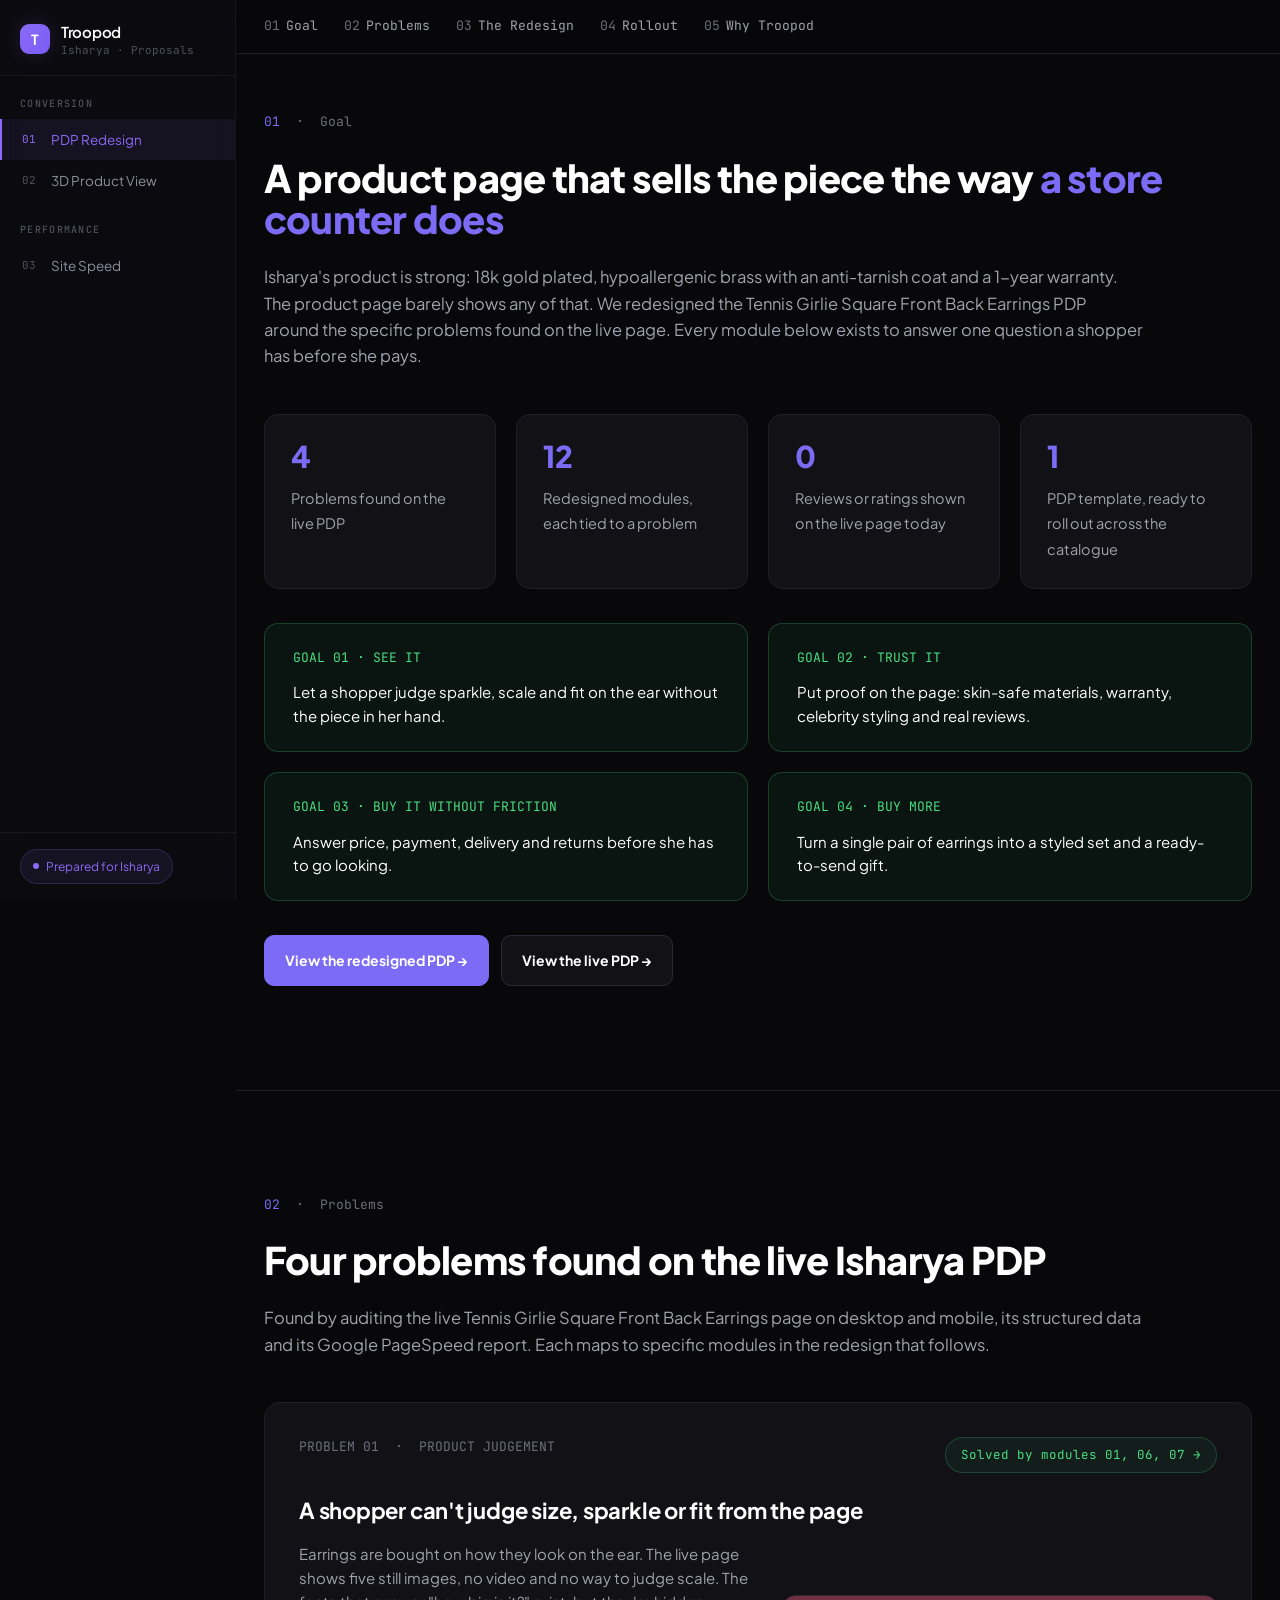
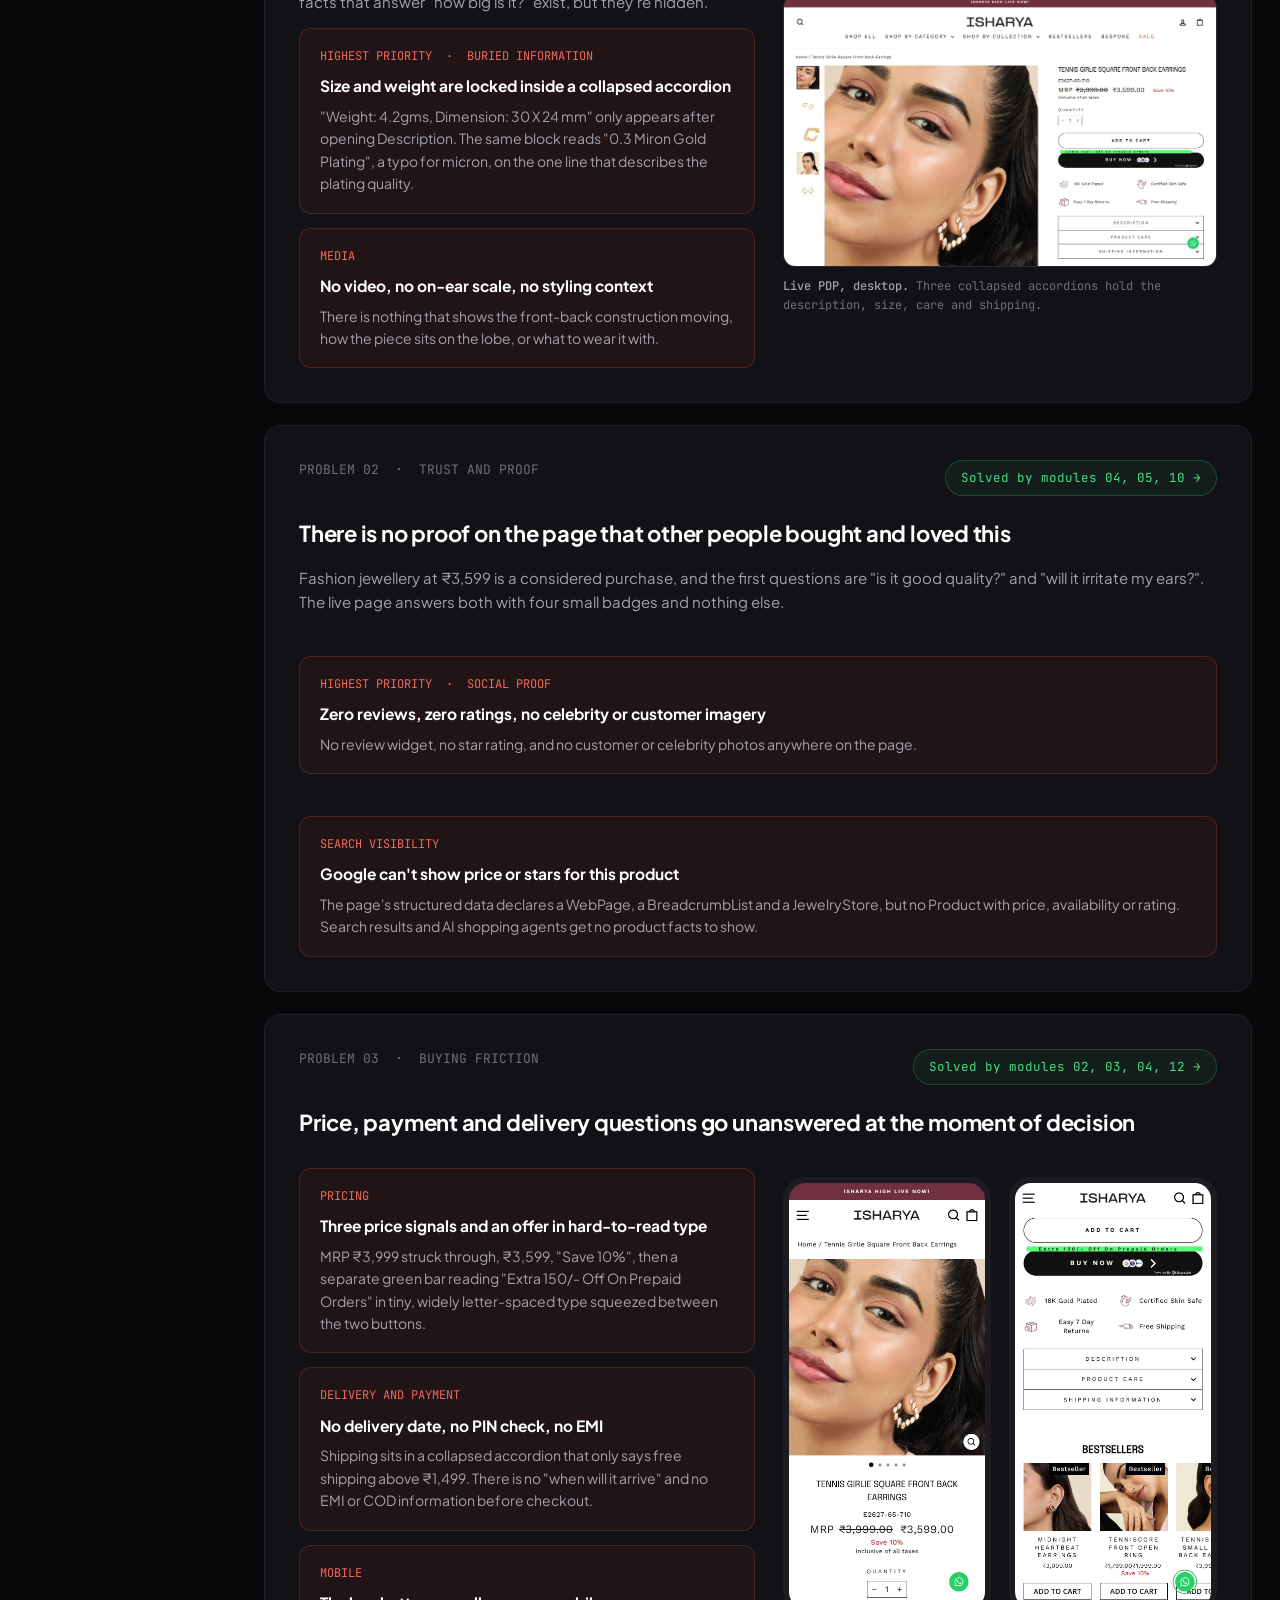
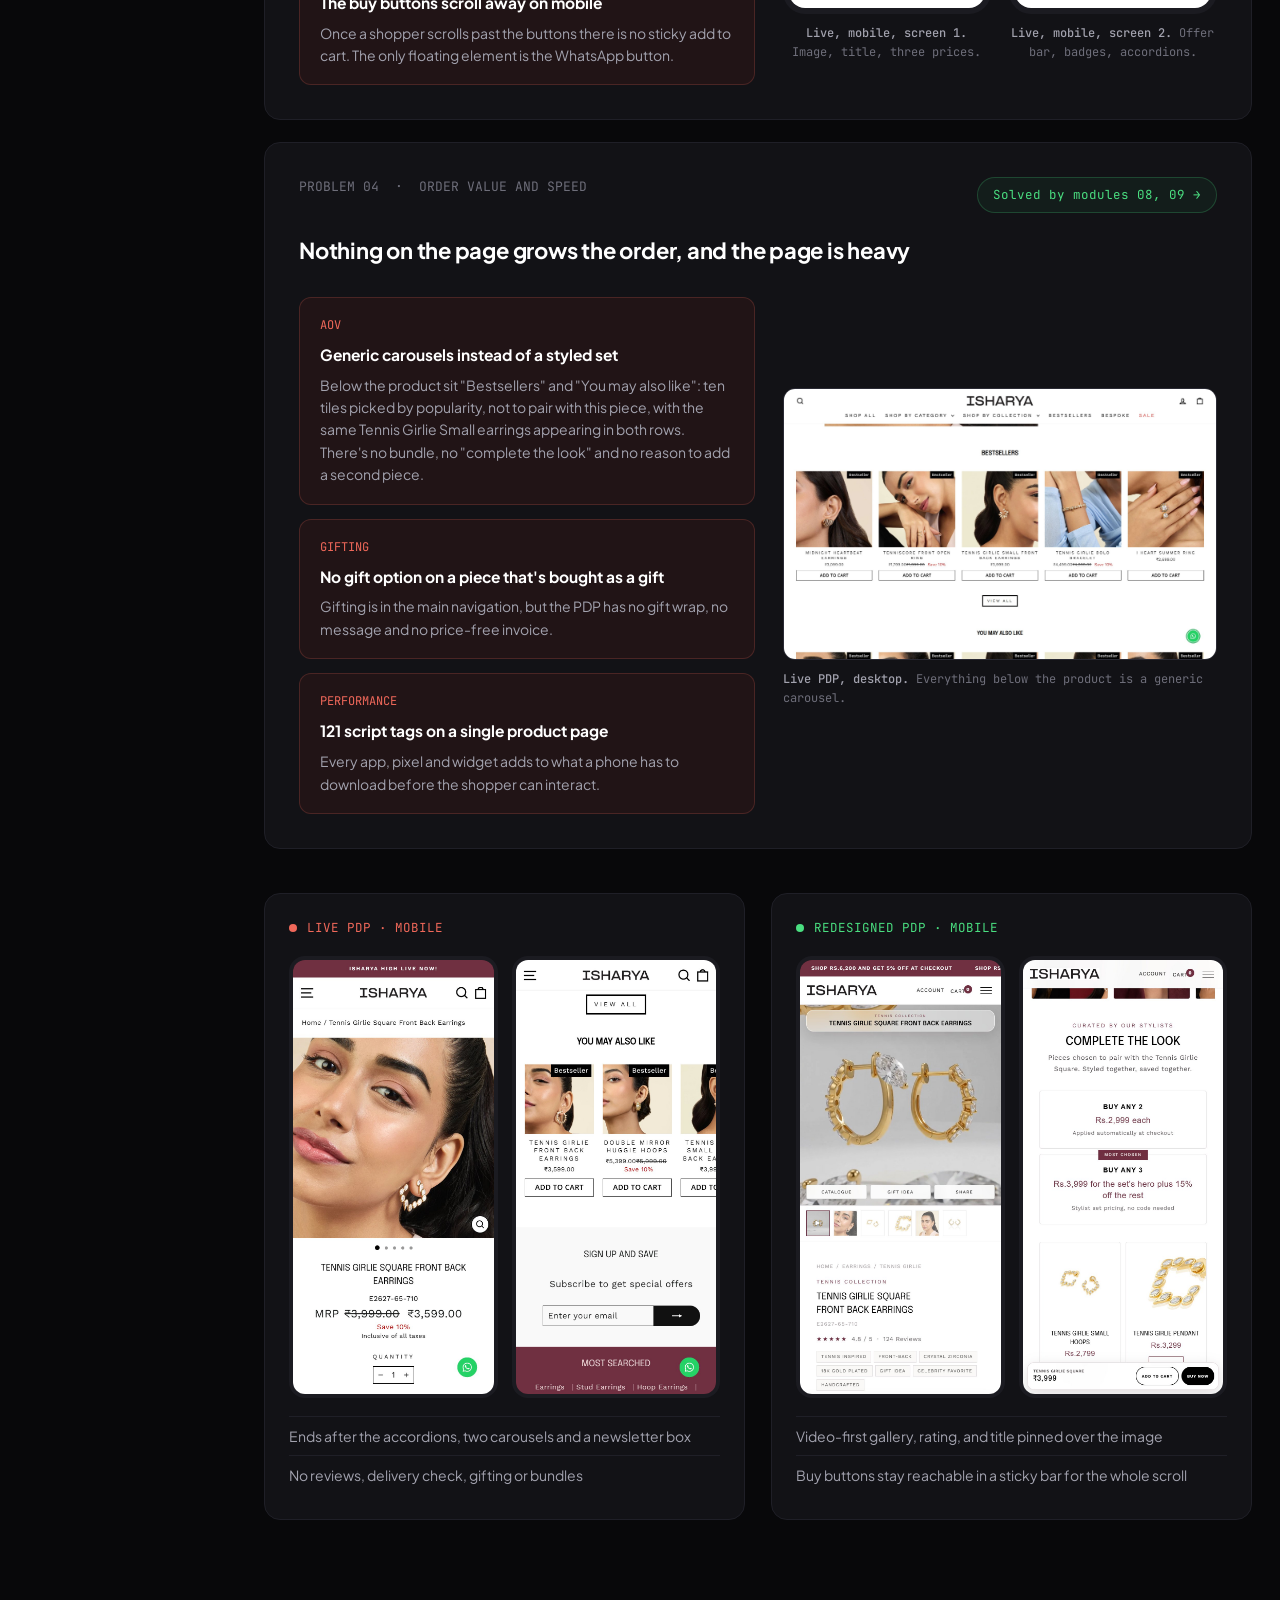
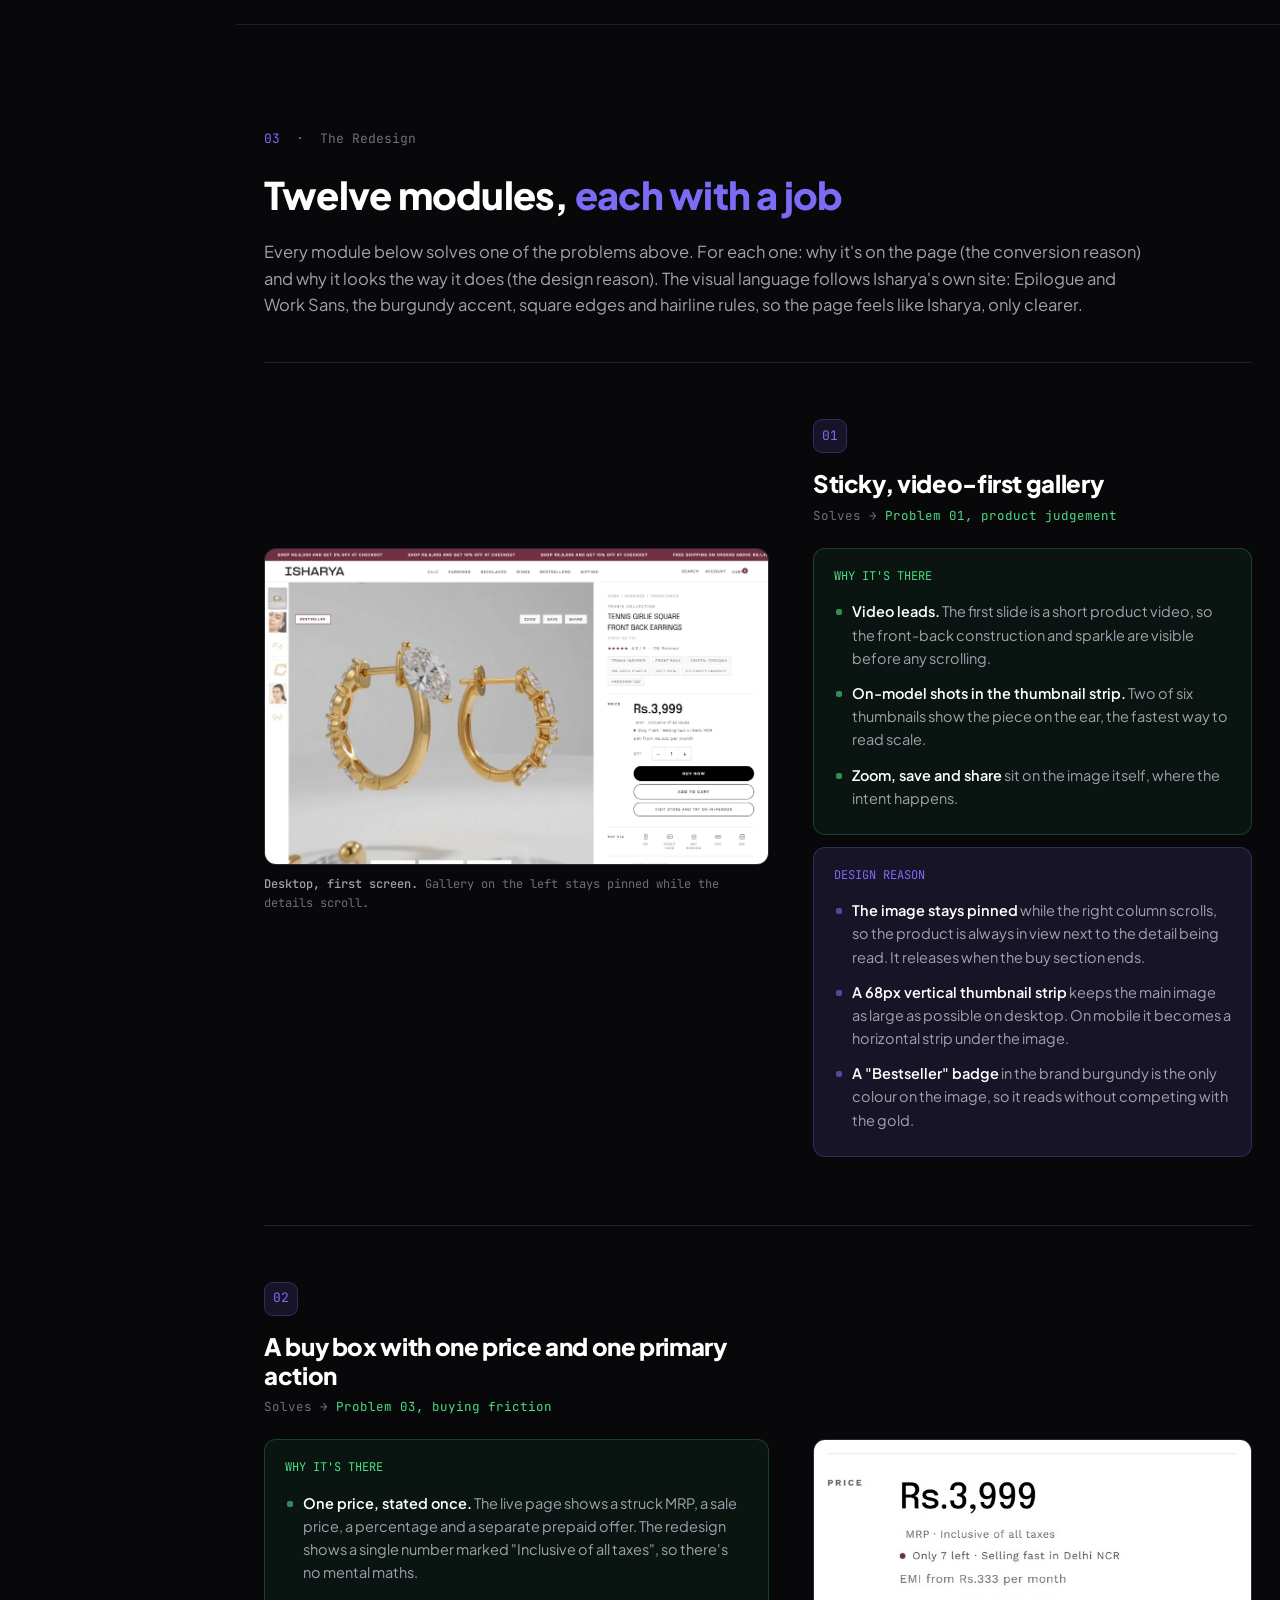
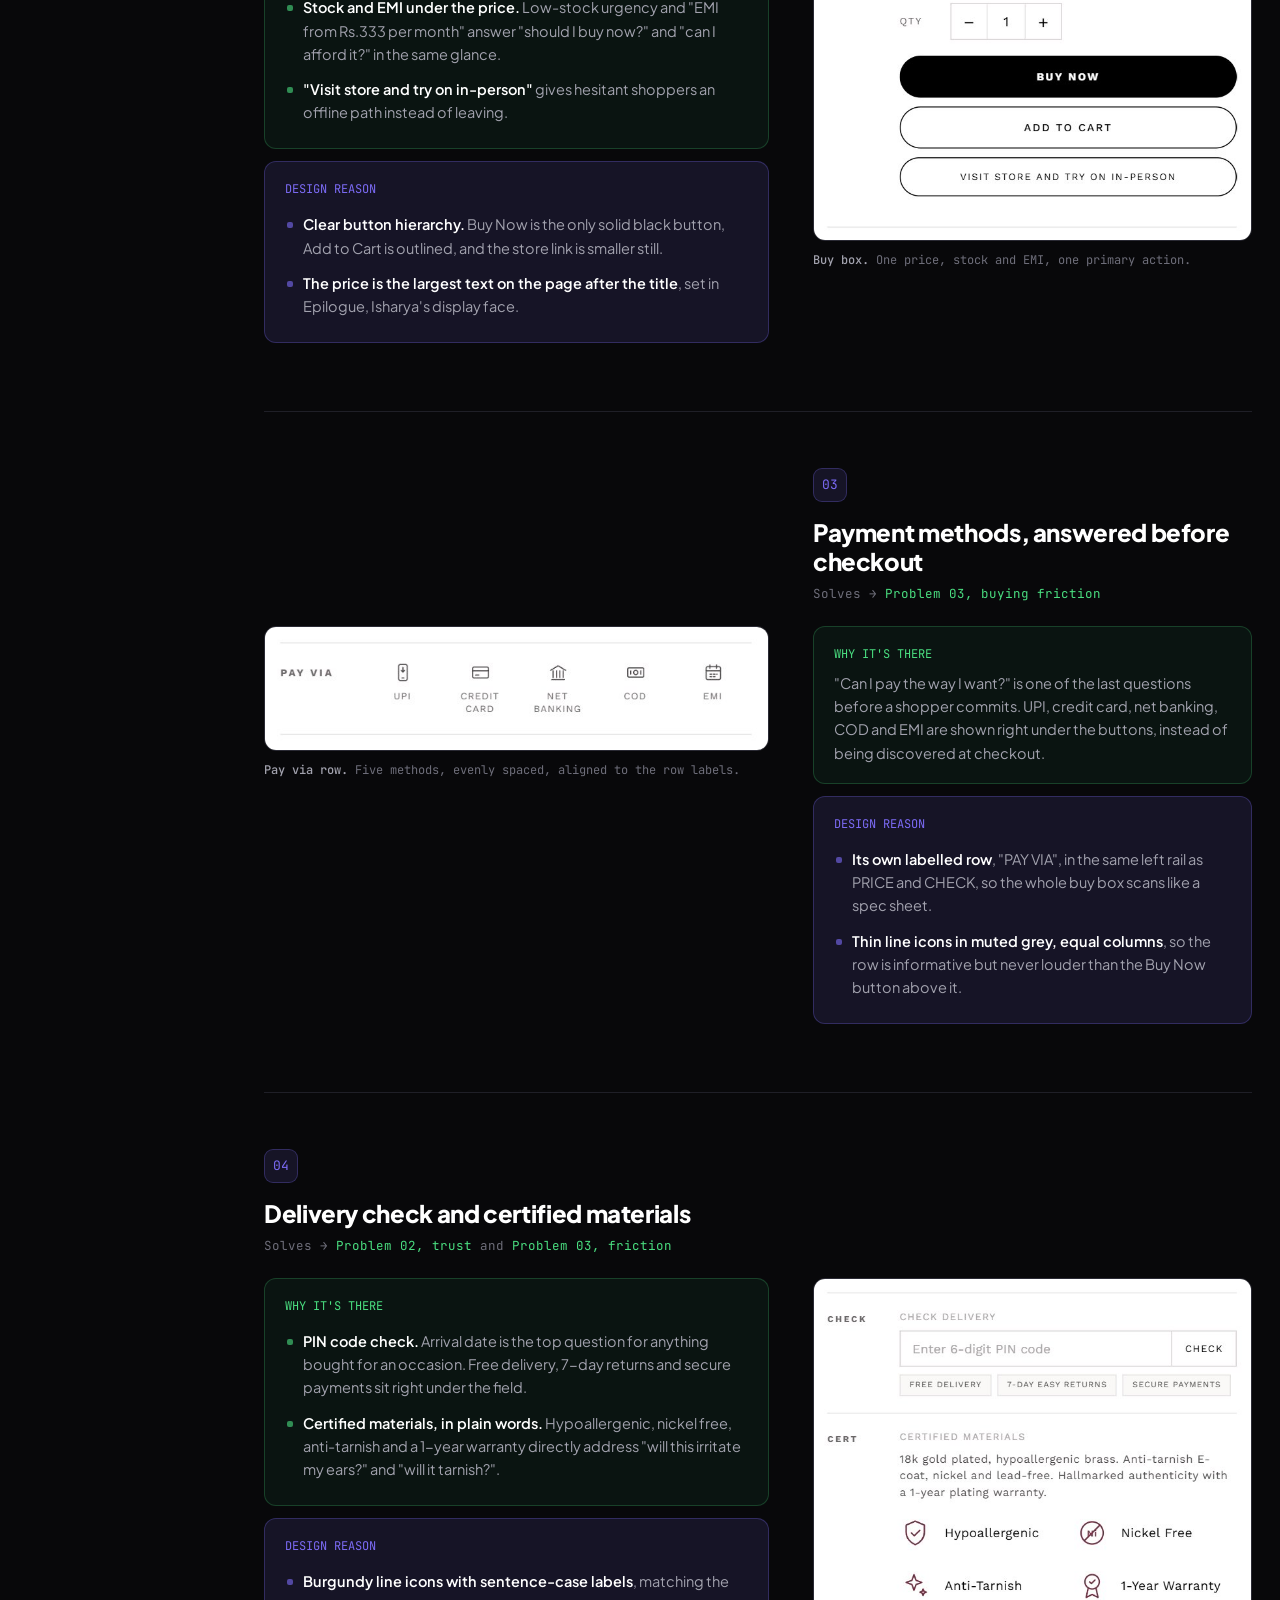
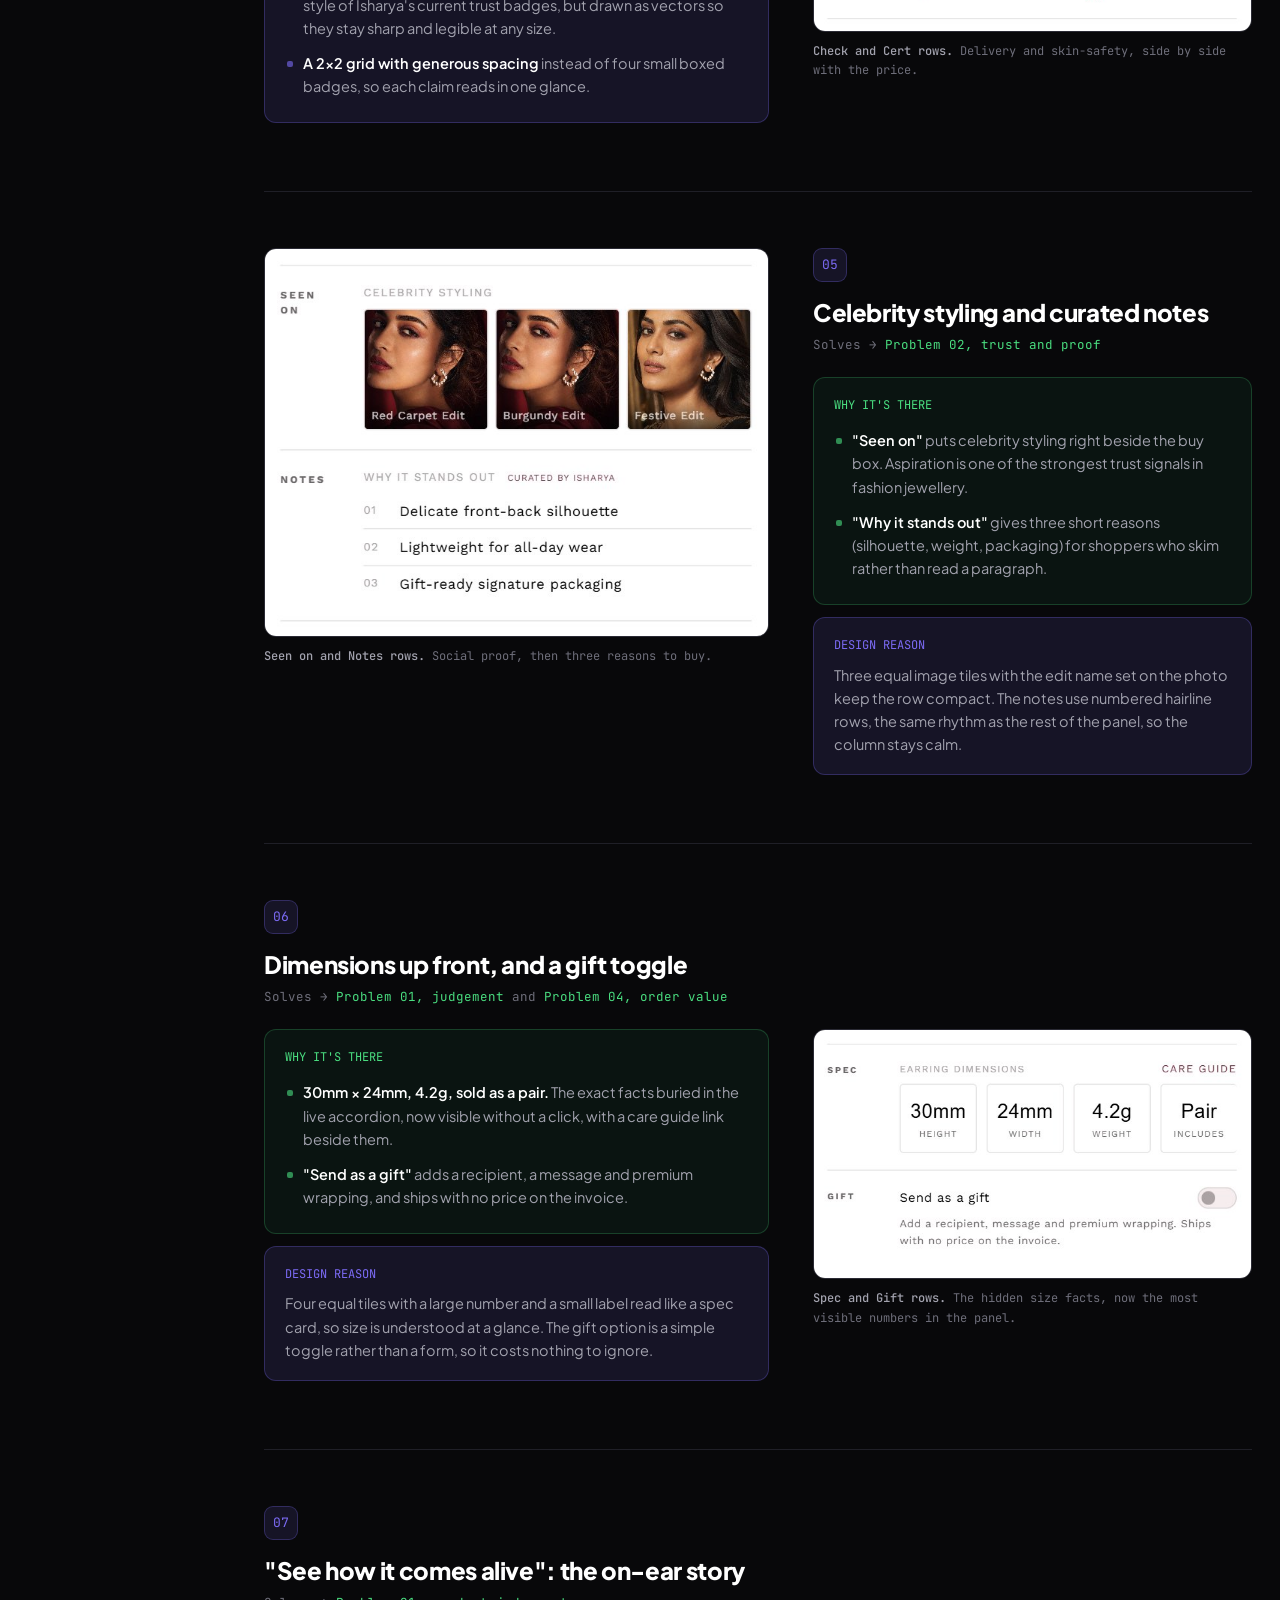
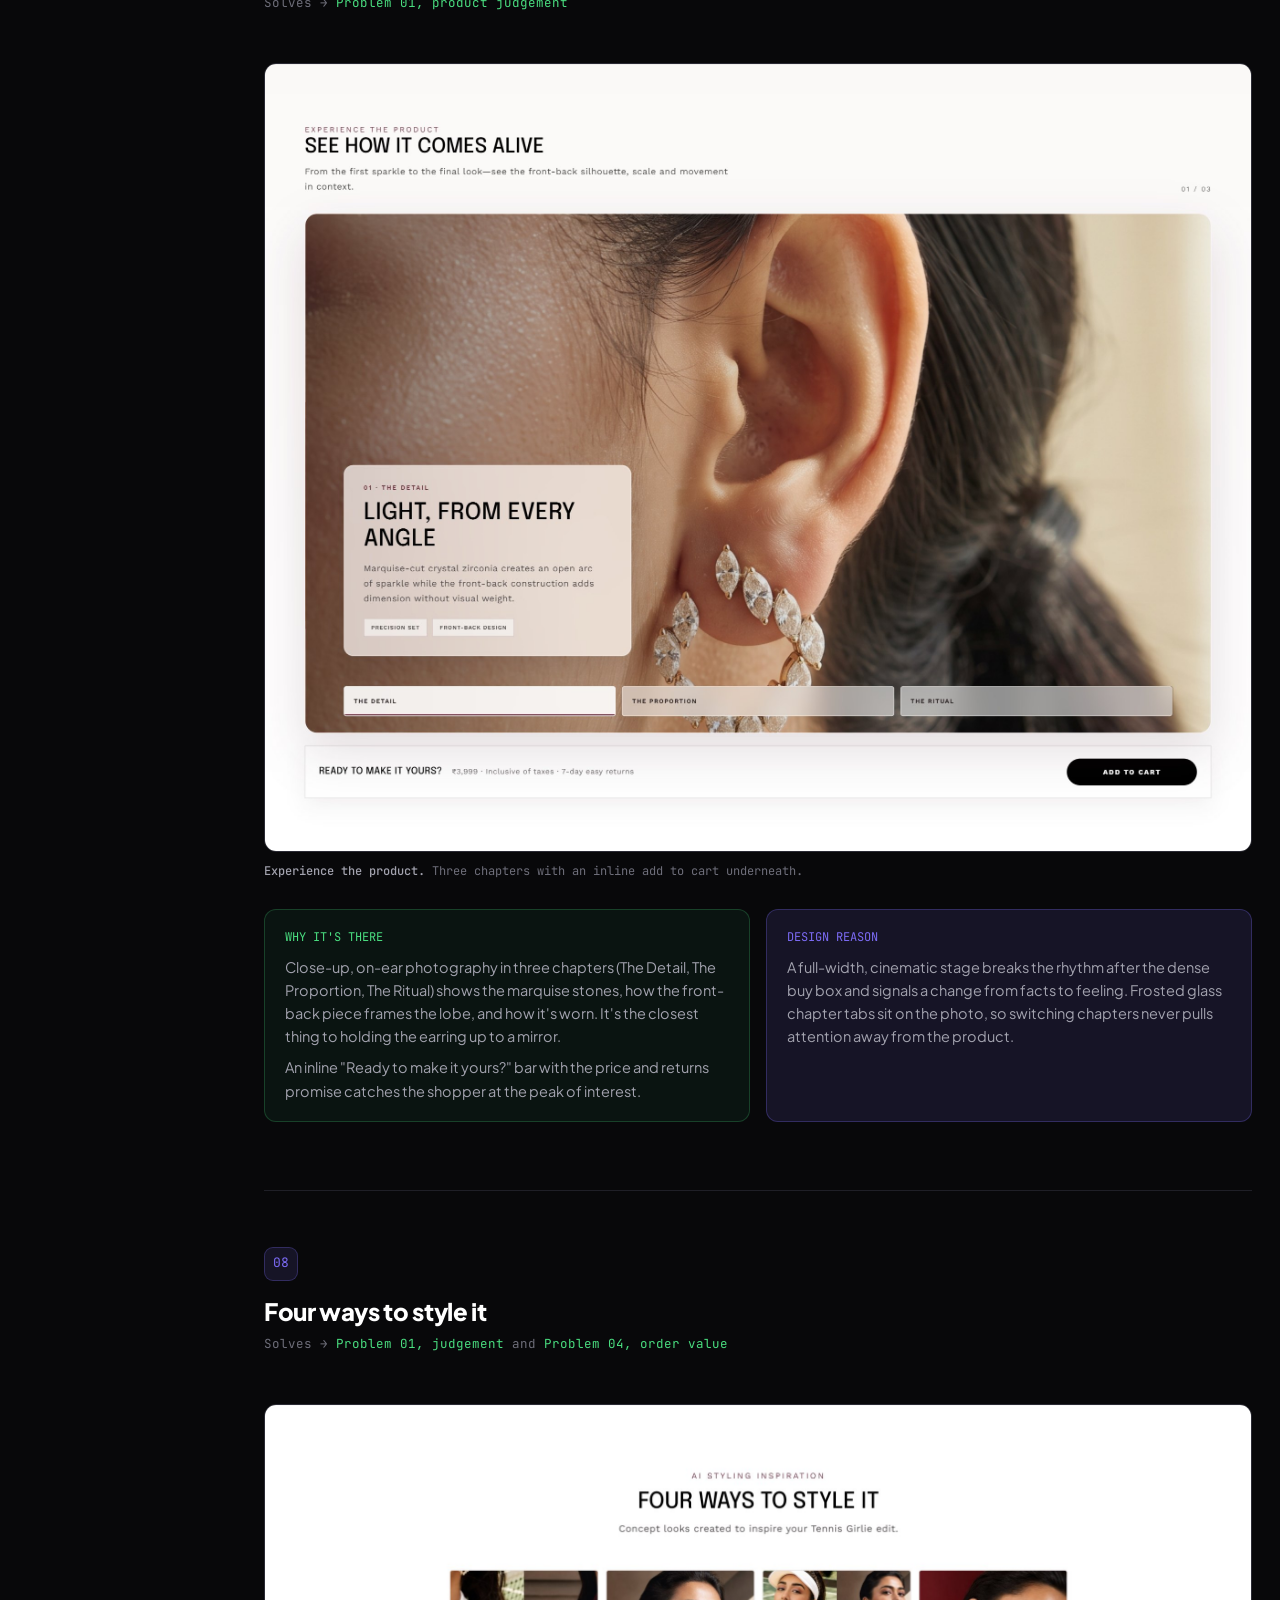
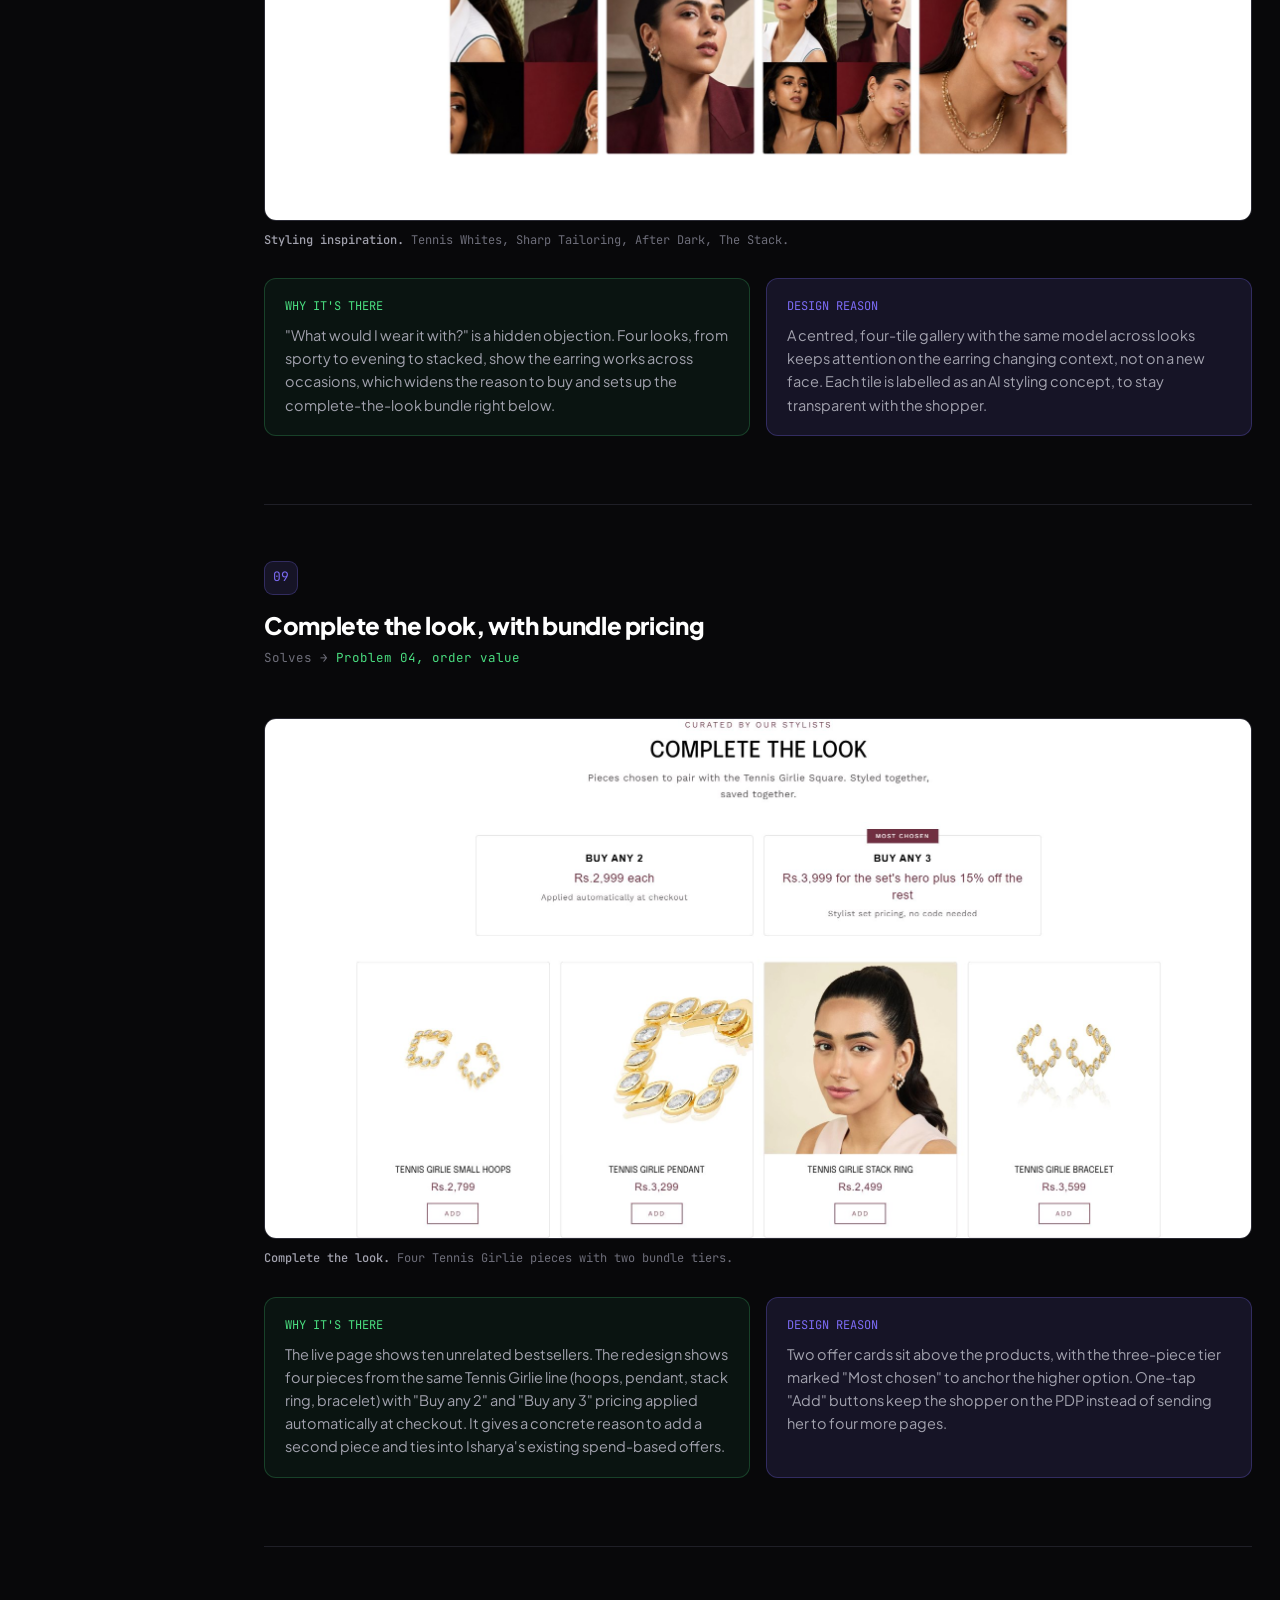
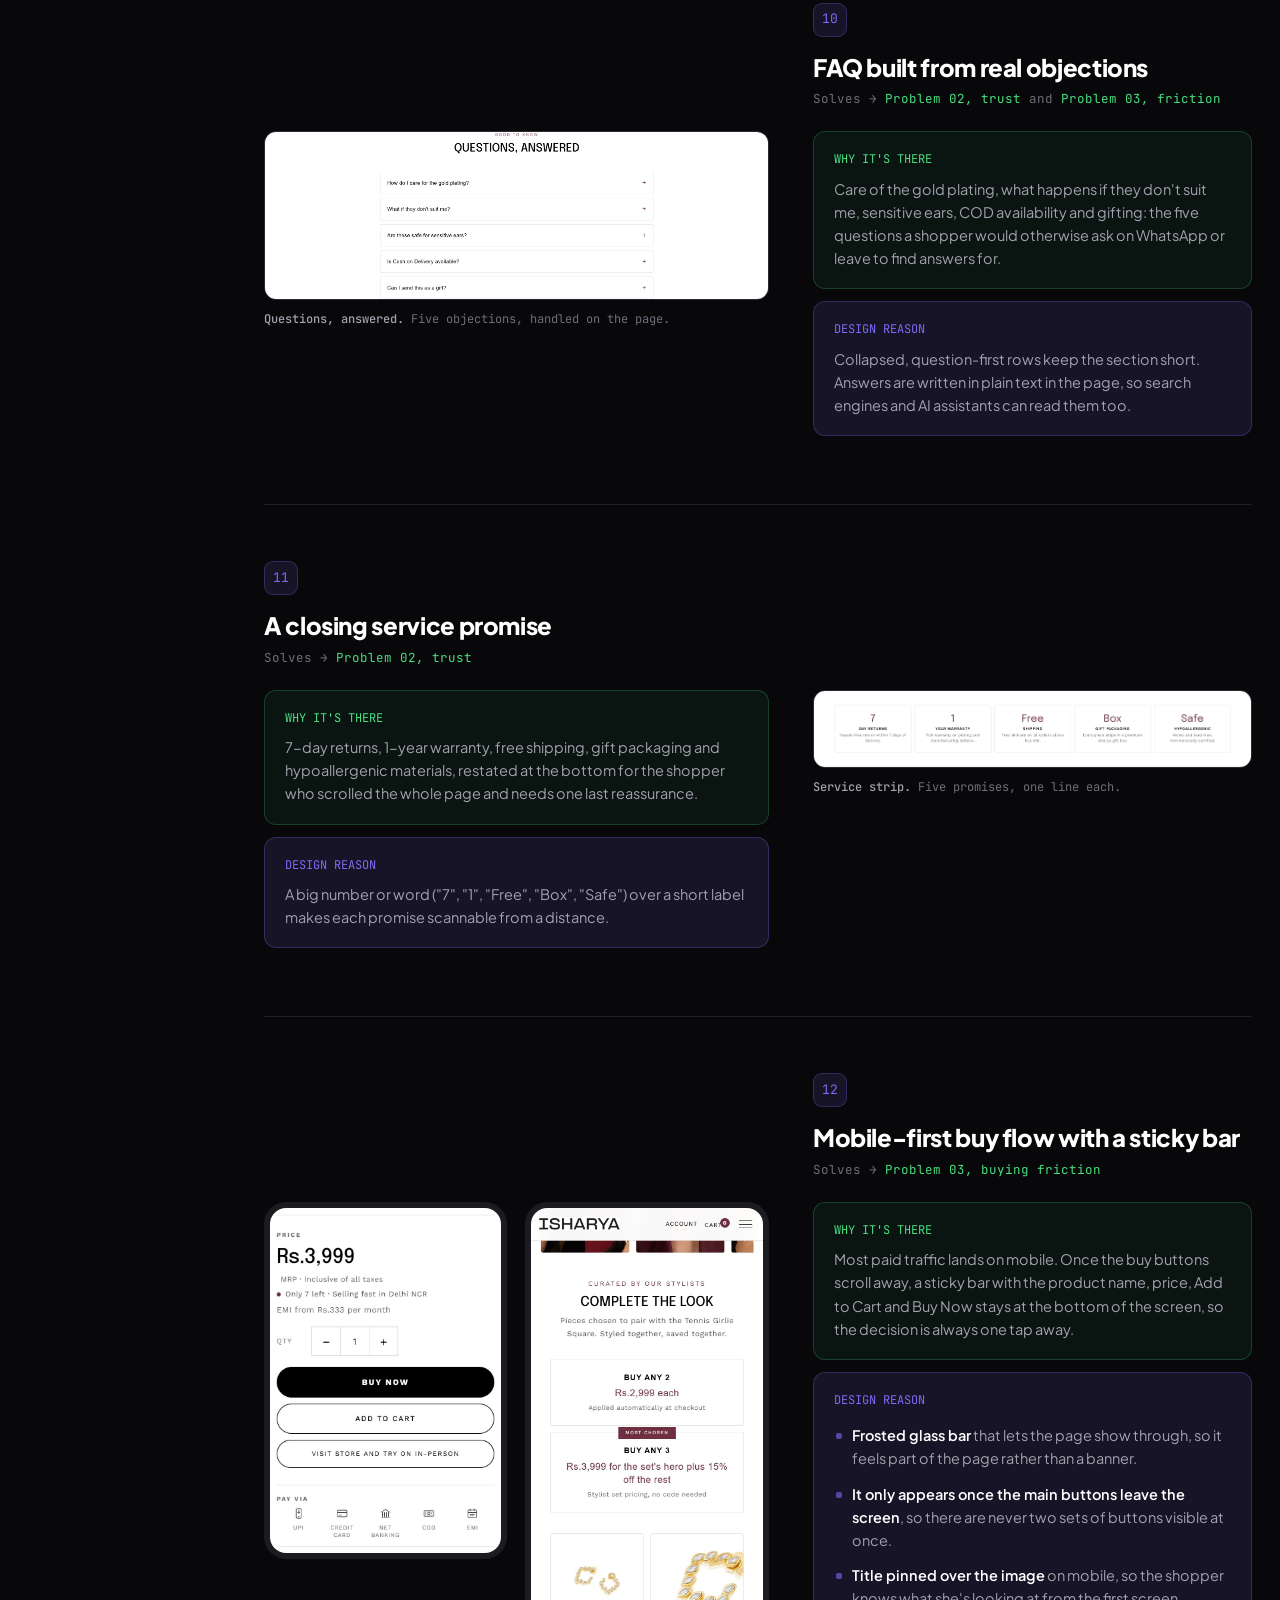
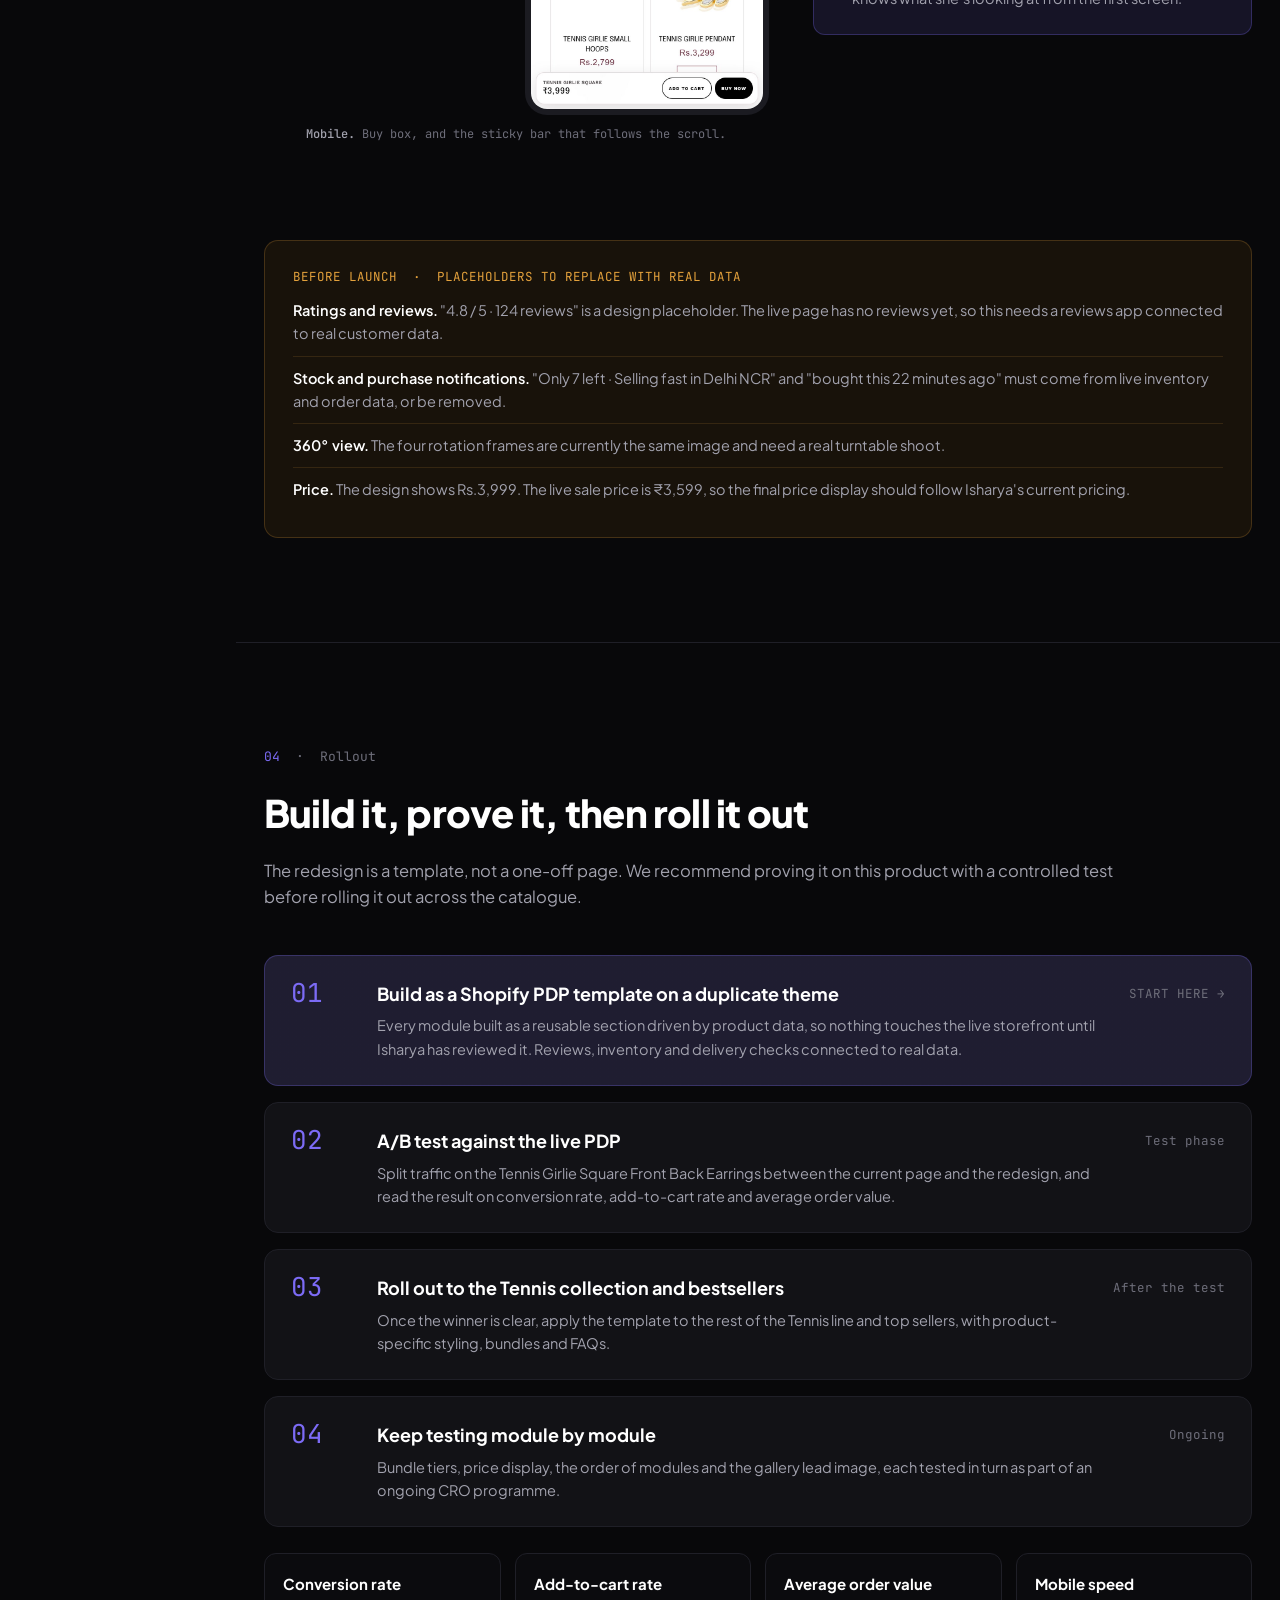
<file: index.html>
<!DOCTYPE html>
<html lang="en">
<head>
<meta charset="UTF-8">
<meta name="viewport" content="width=device-width, initial-scale=1">
<title>Troopod × Isharya</title>
<meta name="description" content="A redesigned product page for the Tennis Girlie Square Front Back Earrings, and the reasoning behind every module.">
<link rel="preconnect" href="https://fonts.googleapis.com">
<link rel="preconnect" href="https://fonts.gstatic.com" crossorigin>
<link href="https://fonts.googleapis.com/css2?family=Plus+Jakarta+Sans:wght@400;500;600;700;800&family=JetBrains+Mono:wght@400;500&display=swap" rel="stylesheet">
<style>
:root{
  --bg:#08080A;--bg-2:#0B0B0E;--card:#121216;--card-2:#16161B;--line:#1F1F27;--line-2:#2A2A34;
  --txt:#FFFFFF;--muted:#A2A2AE;--muted-2:#6E6E7A;
  --purple:#7C6BF5;--purple-bg:rgba(124,107,245,.12);--purple-line:rgba(124,107,245,.28);
  --green:#4ADE80;--green-bg:rgba(30,90,55,.16);--green-line:rgba(74,222,128,.22);
  --red:#F0685A;--red-bg:rgba(95,32,26,.20);--red-line:rgba(240,104,90,.20);
  --amber:#E3A13C;--amber-bg:rgba(100,68,16,.18);--amber-line:rgba(227,161,60,.22);
  --mono:"JetBrains Mono",ui-monospace,SFMono-Regular,Menlo,monospace;
}
*{box-sizing:border-box;margin:0;padding:0}
html{scroll-behavior:smooth;scroll-padding-top:84px}
body{background:var(--bg);color:var(--txt);font-family:"Plus Jakarta Sans",system-ui,sans-serif;line-height:1.6;-webkit-font-smoothing:antialiased;overflow-x:hidden}
img{display:block;max-width:100%}
a{color:inherit}
.wrap{max-width:1180px;margin:0 auto;padding:0 28px}

/* nav */
nav{position:sticky;top:0;z-index:50;background:rgba(8,8,10,.86);backdrop-filter:blur(14px);-webkit-backdrop-filter:blur(14px);border-bottom:1px solid var(--line)}
.nav-in{max-width:1180px;margin:0 auto;padding:16px 28px;display:flex;align-items:center;gap:36px}
.brand{display:flex;align-items:center;gap:12px;font-weight:700;font-size:17px;white-space:nowrap}
.logo{height:22px;width:auto}
.brand .x{color:var(--muted-2);font-weight:400}
.nav-links{display:flex;gap:26px;font-family:var(--mono);font-size:13px}
.nav-links a{color:var(--muted);text-decoration:none;transition:color .15s}
.nav-links a:hover{color:var(--txt)}
.nav-links a span{color:var(--muted-2);margin-right:6px}

/* sections */
section{padding:104px 0;border-bottom:1px solid var(--line)}
section:first-of-type{padding-top:58px}
section:last-of-type{border-bottom:none}
.eyebrow{font-family:var(--mono);font-size:13px;color:var(--muted-2);margin-bottom:24px}
.eyebrow b{color:var(--purple);font-weight:400}
h1,h2{font-size:38px;line-height:1.1;font-weight:800;letter-spacing:-.02em;margin-bottom:24px}
h1 em,h2 em{font-style:normal;color:var(--purple)}
.lede{font-size:16.5px;color:var(--muted);max-width:880px;margin-bottom:44px}

.stats{display:grid;grid-template-columns:repeat(3,1fr);gap:20px;margin-bottom:34px}
.stats.four{grid-template-columns:repeat(4,1fr)}
.stat{background:var(--card);border:1px solid var(--line);border-radius:14px;padding:26px}
.stat b{display:block;font-size:30px;font-weight:800;color:var(--purple);line-height:1;margin-bottom:14px}
.stat b.red{color:var(--red)}
.stat span{color:var(--muted);font-size:14.5px}

.goals{display:grid;grid-template-columns:1fr 1fr;gap:20px}
.goal{background:var(--green-bg);border:1px solid var(--green-line);border-radius:14px;padding:24px 28px}
.goal .tag{font-family:var(--mono);font-size:13px;color:var(--green);margin-bottom:12px}
.goal p{font-size:15px;line-height:1.55}

.cta-row{display:flex;flex-wrap:wrap;gap:12px;margin-top:34px}
.btn{display:inline-flex;align-items:center;gap:8px;font-weight:700;font-size:14px;text-decoration:none;padding:13px 20px;border-radius:10px;border:1px solid var(--line-2);background:var(--card);color:var(--txt);transition:border-color .15s,background .15s}
.btn:hover{border-color:var(--muted-2)}
.btn.p{background:var(--purple);border-color:var(--purple)}
.btn.p:hover{background:#6c5ae8}

/* problems */
.prob{background:var(--card);border:1px solid var(--line);border-radius:16px;padding:34px;margin-bottom:22px}
.prob-top{display:flex;justify-content:space-between;align-items:flex-start;gap:22px;margin-bottom:20px}
.prob-tag{font-family:var(--mono);font-size:13px;color:var(--muted-2)}
.pill{font-family:var(--mono);font-size:12.5px;color:var(--green);text-decoration:none;border:1px solid var(--green-line);background:var(--green-bg);border-radius:999px;padding:7px 15px;white-space:nowrap;transition:background .15s}
.pill:hover{background:rgba(30,90,55,.3)}
.prob h3{font-size:22px;font-weight:700;letter-spacing:-.01em;margin-bottom:14px}
.prob > p,.prob-body p{color:var(--muted);font-size:15px}
.prob-body{display:grid;grid-template-columns:minmax(0,1.05fr) minmax(0,1fr);gap:28px;align-items:center;margin-top:6px}
.prob-body.solo{grid-template-columns:1fr}
.barrier{background:var(--red-bg);border:1px solid var(--red-line);border-radius:12px;padding:18px 20px;margin-top:14px}
.barrier .tag{font-family:var(--mono);font-size:12px;color:var(--red);margin-bottom:8px}
.barrier h4{font-size:15.5px;font-weight:700;margin-bottom:6px}
.barrier p{font-size:14px;color:var(--muted)}

/* screenshots */
.shot{border:1px solid var(--line-2);border-radius:12px;overflow:hidden;background:#fff;cursor:zoom-in;position:relative}
.shot img{width:100%;height:auto}
.shot.phone{max-width:300px;border-radius:22px;border-width:6px;border-color:#1b1b21;margin:0 auto}
.cap{font-family:var(--mono);font-size:12px;color:var(--muted-2);margin-top:10px}
.cap b{color:var(--muted);font-weight:500}
.shots-2{display:grid;grid-template-columns:1fr 1fr;gap:18px}
.shots-2 .cap,.shot.phone + .cap{text-align:center}

/* speed */
.speed{display:grid;grid-template-columns:repeat(5,1fr);gap:14px;margin-top:20px}
.sp{background:var(--card-2);border:1px solid var(--line);border-radius:12px;padding:16px}
.sp .lbl{font-family:var(--mono);font-size:11px;color:var(--muted-2);margin-bottom:8px}
.sp b{font-size:22px;font-weight:700;line-height:1;color:var(--red)}
.sp b.a{color:var(--amber)}.sp b.g{color:var(--green)}

/* modules */
.mod{display:grid;grid-template-columns:minmax(0,1.15fr) minmax(0,1fr);gap:44px;align-items:start;padding:56px 0;border-top:1px solid var(--line)}
.mod:first-of-type{border-top:none;padding-top:10px}
.mod.flip .mod-media{order:2}
.mod.wide{grid-template-columns:1fr;gap:28px}
.mod-media{position:static}
.mod.wide .mod-media{position:static}
.mod-num{display:inline-flex;align-items:center;justify-content:center;width:34px;height:34px;border-radius:9px;background:var(--purple-bg);border:1px solid var(--purple-line);color:var(--purple);font-family:var(--mono);font-size:13px;margin-bottom:16px}
.mod h3{font-size:24px;font-weight:800;letter-spacing:-.015em;line-height:1.2;margin-bottom:8px}
.solves{font-family:var(--mono);font-size:12.5px;color:var(--muted-2);margin-bottom:22px}
.solves a{color:var(--green);text-decoration:none}
.solves a:hover{text-decoration:underline}
.why{border-radius:12px;padding:18px 20px;margin-bottom:12px;border:1px solid var(--line)}
.why .tag{font-family:var(--mono);font-size:12px;margin-bottom:8px}
.why p{font-size:14.5px;color:var(--muted)}
.why p + p{margin-top:8px}
.why ul{list-style:none;margin-top:4px}
.why li{font-size:14.5px;color:var(--muted);padding:6px 0 6px 18px;position:relative}
.why li::before{content:"";position:absolute;left:2px;top:15px;width:6px;height:6px;border-radius:2px;background:currentColor;opacity:.6}
.why li b{color:var(--txt);font-weight:600}
.why.c{background:var(--green-bg);border-color:var(--green-line)}
.why.c .tag{color:var(--green)}
.why.c li::before{background:var(--green)}
.why.d{background:var(--purple-bg);border-color:var(--purple-line)}
.why.d .tag{color:var(--purple)}
.why.d li::before{background:var(--purple)}
.mod-text-cols{display:grid;grid-template-columns:1fr 1fr;gap:16px}

/* side-by-side modules: the screenshot starts level with the first text box, not the heading */
@media (min-width:981px){
  .mod:not(.wide){grid-template-rows:auto auto auto auto auto 1fr;row-gap:0}
  .mod:not(.wide) > div:not(.mod-media){display:contents}
  .mod:not(.wide) > div:not(.mod-media) > *{grid-column:2}
  .mod.flip:not(.wide) > div:not(.mod-media) > *{grid-column:1}
  .mod:not(.wide) .mod-num{justify-self:start}
  .mod:not(.wide) > .mod-media{grid-column:1;grid-row:4 / span 3}
  .mod.flip:not(.wide) > .mod-media{grid-column:2}
  /* .top keeps the screenshot level with the module number instead */
  .mod.top:not(.wide) > .mod-media{grid-row:1 / -1}
}

/* before/after */
.ba{display:grid;grid-template-columns:1fr 1fr;gap:26px;margin-top:10px}
.ba-col{background:var(--card);border:1px solid var(--line);border-radius:16px;padding:24px}
.ba-h{display:flex;align-items:center;gap:10px;font-family:var(--mono);font-size:12.5px;margin-bottom:18px}
.ba-h i{width:8px;height:8px;border-radius:50%;display:inline-block}
.ba-col.old .ba-h{color:var(--red)}.ba-col.old .ba-h i{background:var(--red)}
.ba-col.new .ba-h{color:var(--green)}.ba-col.new .ba-h i{background:var(--green)}
.ba-phones{display:grid;grid-template-columns:1fr 1fr;gap:14px}
.ba-phones .shot.phone{max-width:none;border-width:4px;border-radius:16px}
.ba ul{list-style:none;margin-top:18px}
.ba li{font-size:14px;color:var(--muted);padding:8px 0;border-top:1px solid var(--line)}

/* notes */
.note{background:var(--amber-bg);border:1px solid var(--amber-line);border-radius:14px;padding:26px 28px}
.note .tag{font-family:var(--mono);font-size:12.5px;color:var(--amber);margin-bottom:12px}
.note ul{list-style:none}
.note li{font-size:14.5px;color:var(--muted);padding:10px 0;border-top:1px solid rgba(227,161,60,.14)}
.note li:first-child{border-top:none;padding-top:0}
.note li b{color:var(--txt);font-weight:600}

/* rollout */
.steps{display:grid;gap:16px}
.step{display:grid;grid-template-columns:64px 1fr auto;gap:22px;align-items:start;background:var(--card);border:1px solid var(--line);border-radius:14px;padding:24px 26px}
.step.first{border-color:var(--purple-line);background:linear-gradient(0deg,var(--purple-bg),var(--purple-bg)),var(--card)}
.step .n{font-family:var(--mono);font-size:26px;color:var(--purple);line-height:1}
.step h4{font-size:18px;font-weight:700;margin-bottom:6px}
.step p{font-size:14.5px;color:var(--muted)}
.step .when{font-family:var(--mono);font-size:12.5px;color:var(--muted-2);white-space:nowrap;padding-top:4px}
.metrics{display:grid;grid-template-columns:repeat(4,1fr);gap:14px;margin-top:26px}
.metric{border:1px solid var(--line);border-radius:12px;padding:18px;background:var(--bg-2)}
.metric b{display:block;font-size:15px;margin-bottom:6px}
.metric span{font-size:13.5px;color:var(--muted)}

/* why troopod */
.clients{display:flex;flex-wrap:wrap;gap:10px;margin:22px 0 40px}
.clients span{font-family:var(--mono);font-size:13px;color:var(--muted);border:1px solid var(--line);border-radius:999px;padding:8px 16px}
.team{display:grid;grid-template-columns:repeat(3,1fr);gap:20px}
.person{background:var(--card);border:1px solid var(--line);border-radius:14px;padding:24px}
.person b{display:block;font-size:17px}
.person i{display:block;font-style:normal;font-family:var(--mono);font-size:12.5px;color:var(--purple);margin:4px 0 12px}
.person p{font-size:14px;color:var(--muted)}
footer{padding:44px 0 64px;text-align:center;font-family:var(--mono);font-size:12.5px;color:var(--muted-2)}
footer b{color:var(--txt);font-weight:500;letter-spacing:.12em}

/* lightbox */
.lb{position:fixed;inset:0;z-index:100;background:rgba(4,4,6,.92);display:none;align-items:center;justify-content:center;padding:28px;cursor:zoom-out}
.lb.open{display:flex}
.lb img{max-width:100%;max-height:100%;border-radius:10px;box-shadow:0 30px 80px rgba(0,0,0,.5)}

@media (max-width:980px){
  .nav-links{display:none}
  .mod,.prob-body{grid-template-columns:1fr;gap:26px}
  .mod.flip .mod-media{order:0}
  .mod-media{position:static}
  .speed{grid-template-columns:repeat(3,1fr)}
  .metrics{grid-template-columns:1fr 1fr}
}
@media (max-width:720px){
  .wrap,.nav-in{padding-left:16px;padding-right:16px}
  section{padding:72px 0}
  h1,h2{font-size:29px}
  .lede{font-size:15.5px}
  .stats,.stats.four,.goals,.team,.ba,.mod-text-cols,.shots-2{grid-template-columns:1fr}
  .stats.four{grid-template-columns:1fr 1fr}
  .prob{padding:24px 20px}
  .prob-top{flex-direction:column;gap:12px}
  .speed{grid-template-columns:1fr 1fr}
  .step{grid-template-columns:1fr;gap:10px}
  .metrics{grid-template-columns:1fr}
}
</style>
<link rel="stylesheet" href="menu.css">
</head>
<body>

<nav>
  <div class="nav-in">
    <div class="brand"><img class="logo" src="troopod-logo.png" alt="Troopod"><span class="x">×</span>Isharya</div>
    <div class="nav-links">
      <a href="#goal"><span>01</span>Goal</a>
      <a href="#problems"><span>02</span>Problems</a>
      <a href="#redesign"><span>03</span>The Redesign</a>
      <a href="#rollout"><span>04</span>Rollout</a>
      <a href="#why"><span>05</span>Why Troopod</a>
    </div>
  </div>
</nav>

<!-- 01 GOAL -->
<section id="goal">
  <div class="wrap">
    <div class="eyebrow"><b>01</b> &nbsp;·&nbsp; Goal</div>
    <h1>A product page that sells the piece the way <em>a store counter does</em></h1>
    <p class="lede">Isharya's product is strong: 18k gold plated, hypoallergenic brass with an anti-tarnish coat and a 1-year warranty. The product page barely shows any of that. We redesigned the Tennis Girlie Square Front Back Earrings PDP around the specific problems found on the live page. Every module below exists to answer one question a shopper has before she pays.</p>

    <div class="stats four">
      <div class="stat"><b>4</b><span>Problems found on the live PDP</span></div>
      <div class="stat"><b>12</b><span>Redesigned modules, each tied to a problem</span></div>
      <div class="stat"><b>0</b><span>Reviews or ratings shown on the live page today</span></div>
      <div class="stat"><b>1</b><span>PDP template, ready to roll out across the catalogue</span></div>
    </div>

    <div class="goals">
      <div class="goal"><div class="tag">GOAL 01 · SEE IT</div><p>Let a shopper judge sparkle, scale and fit on the ear without the piece in her hand.</p></div>
      <div class="goal"><div class="tag">GOAL 02 · TRUST IT</div><p>Put proof on the page: skin-safe materials, warranty, celebrity styling and real reviews.</p></div>
      <div class="goal"><div class="tag">GOAL 03 · BUY IT WITHOUT FRICTION</div><p>Answer price, payment, delivery and returns before she has to go looking.</p></div>
      <div class="goal"><div class="tag">GOAL 04 · BUY MORE</div><p>Turn a single pair of earrings into a styled set and a ready-to-send gift.</p></div>
    </div>

    <div class="cta-row">
      <a class="btn p" href="https://vinitsingh-del.github.io/isharya-tennis-girlie-pdp/" target="_blank" rel="noopener">View the redesigned PDP →</a>
      <a class="btn" href="https://isharya.com/products/tennis-girlie-square-front-back-earrings" target="_blank" rel="noopener">View the live PDP →</a>
    </div>
  </div>
</section>

<!-- 02 PROBLEMS -->
<section id="problems">
  <div class="wrap">
    <div class="eyebrow"><b>02</b> &nbsp;·&nbsp; Problems</div>
    <h2>Four problems found on the live Isharya PDP</h2>
    <p class="lede">Found by auditing the live Tennis Girlie Square Front Back Earrings page on desktop and mobile, its structured data and its Google PageSpeed report. Each maps to specific modules in the redesign that follows.</p>

    <!-- P1 -->
    <div class="prob" id="p1">
      <div class="prob-top">
        <div class="prob-tag">PROBLEM 01 &nbsp;·&nbsp; PRODUCT JUDGEMENT</div>
        <a class="pill" href="#m1">Solved by modules 01, 06, 07 →</a>
      </div>
      <h3>A shopper can't judge size, sparkle or fit from the page</h3>
      <div class="prob-body">
        <div>
          <p>Earrings are bought on how they look on the ear. The live page shows five still images, no video and no way to judge scale. The facts that answer "how big is it?" exist, but they're hidden.</p>
          <div class="barrier">
            <div class="tag">HIGHEST PRIORITY &nbsp;·&nbsp; BURIED INFORMATION</div>
            <h4>Size and weight are locked inside a collapsed accordion</h4>
            <p>"Weight: 4.2gms, Dimension: 30 X 24 mm" only appears after opening Description. The same block reads "0.3 Miron Gold Plating", a typo for micron, on the one line that describes the plating quality.</p>
          </div>
          <div class="barrier">
            <div class="tag">MEDIA</div>
            <h4>No video, no on-ear scale, no styling context</h4>
            <p>There is nothing that shows the front-back construction moving, how the piece sits on the lobe, or what to wear it with.</p>
          </div>
        </div>
        <div>
          <div class="shot"><img src="shots/live-d-top.jpg" alt="Live Isharya PDP, desktop, first screen" loading="lazy"></div>
          <div class="cap"><b>Live PDP, desktop.</b> Three collapsed accordions hold the description, size, care and shipping.</div>
        </div>
      </div>
    </div>

    <!-- P2 -->
    <div class="prob" id="p2">
      <div class="prob-top">
        <div class="prob-tag">PROBLEM 02 &nbsp;·&nbsp; TRUST AND PROOF</div>
        <a class="pill" href="#m4">Solved by modules 04, 05, 10 →</a>
      </div>
      <h3>There is no proof on the page that other people bought and loved this</h3>
      <div class="prob-body solo">
        <p>Fashion jewellery at ₹3,599 is a considered purchase, and the first questions are "is it good quality?" and "will it irritate my ears?". The live page answers both with four small badges and nothing else.</p>
        <div class="barrier">
          <div class="tag">HIGHEST PRIORITY &nbsp;·&nbsp; SOCIAL PROOF</div>
          <h4>Zero reviews, zero ratings, no celebrity or customer imagery</h4>
          <p>No review widget, no star rating, and no customer or celebrity photos anywhere on the page.</p>
        </div>
        <div class="barrier">
          <div class="tag">SEARCH VISIBILITY</div>
          <h4>Google can't show price or stars for this product</h4>
          <p>The page's structured data declares a WebPage, a BreadcrumbList and a JewelryStore, but no Product with price, availability or rating. Search results and AI shopping agents get no product facts to show.</p>
        </div>
      </div>
    </div>

    <!-- P3 -->
    <div class="prob" id="p3">
      <div class="prob-top">
        <div class="prob-tag">PROBLEM 03 &nbsp;·&nbsp; BUYING FRICTION</div>
        <a class="pill" href="#m2">Solved by modules 02, 03, 04, 12 →</a>
      </div>
      <h3>Price, payment and delivery questions go unanswered at the moment of decision</h3>
      <div class="prob-body">
        <div>
          <div class="barrier">
            <div class="tag">PRICING</div>
            <h4>Three price signals and an offer in hard-to-read type</h4>
            <p>MRP ₹3,999 struck through, ₹3,599, "Save 10%", then a separate green bar reading "Extra 150/- Off On Prepaid Orders" in tiny, widely letter-spaced type squeezed between the two buttons.</p>
          </div>
          <div class="barrier">
            <div class="tag">DELIVERY AND PAYMENT</div>
            <h4>No delivery date, no PIN check, no EMI</h4>
            <p>Shipping sits in a collapsed accordion that only says free shipping above ₹1,499. There is no "when will it arrive" and no EMI or COD information before checkout.</p>
          </div>
          <div class="barrier">
            <div class="tag">MOBILE</div>
            <h4>The buy buttons scroll away on mobile</h4>
            <p>Once a shopper scrolls past the buttons there is no sticky add to cart. The only floating element is the WhatsApp button.</p>
          </div>
        </div>
        <div class="shots-2">
          <div><div class="shot phone"><img src="shots/live-m-1.jpg" alt="Live PDP on mobile, first screen" loading="lazy"></div><div class="cap"><b>Live, mobile, screen 1.</b> Image, title, three prices.</div></div>
          <div><div class="shot phone"><img src="shots/live-m-2.jpg" alt="Live PDP on mobile, second screen" loading="lazy"></div><div class="cap"><b>Live, mobile, screen 2.</b> Offer bar, badges, accordions.</div></div>
        </div>
      </div>
    </div>

    <!-- P4 -->
    <div class="prob" id="p4">
      <div class="prob-top">
        <div class="prob-tag">PROBLEM 04 &nbsp;·&nbsp; ORDER VALUE AND SPEED</div>
        <a class="pill" href="#m9">Solved by modules 08, 09 →</a>
      </div>
      <h3>Nothing on the page grows the order, and the page is heavy</h3>
      <div class="prob-body">
        <div>
          <div class="barrier">
            <div class="tag">AOV</div>
            <h4>Generic carousels instead of a styled set</h4>
            <p>Below the product sit "Bestsellers" and "You may also like": ten tiles picked by popularity, not to pair with this piece, with the same Tennis Girlie Small earrings appearing in both rows. There's no bundle, no "complete the look" and no reason to add a second piece.</p>
          </div>
          <div class="barrier">
            <div class="tag">GIFTING</div>
            <h4>No gift option on a piece that's bought as a gift</h4>
            <p>Gifting is in the main navigation, but the PDP has no gift wrap, no message and no price-free invoice.</p>
          </div>
          <div class="barrier">
            <div class="tag">PERFORMANCE</div>
            <h4>121 script tags on a single product page</h4>
            <p>Every app, pixel and widget adds to what a phone has to download before the shopper can interact.</p>
          </div>
        </div>
        <div>
          <div class="shot"><img src="shots/live-d-2.jpg" alt="Live PDP, generic Bestsellers carousel" loading="lazy"></div>
          <div class="cap"><b>Live PDP, desktop.</b> Everything below the product is a generic carousel.</div>
        </div>
      </div>
    </div>

    <!-- before / after -->
    <div class="ba" style="margin-top:44px">
      <div class="ba-col old">
        <div class="ba-h"><i></i>LIVE PDP · MOBILE</div>
        <div class="ba-phones">
          <div class="shot phone"><img src="shots/live-m-1.jpg" alt="Live PDP mobile, screen 1" loading="lazy"></div>
          <div class="shot phone"><img src="shots/live-m-3.jpg" alt="Live PDP mobile, screen 3" loading="lazy"></div>
        </div>
        <ul>
          <li>Ends after the accordions, two carousels and a newsletter box</li>
          <li>No reviews, delivery check, gifting or bundles</li>
        </ul>
      </div>
      <div class="ba-col new">
        <div class="ba-h"><i></i>REDESIGNED PDP · MOBILE</div>
        <div class="ba-phones">
          <div class="shot phone"><img src="shots/m-hero.jpg" alt="Redesigned PDP mobile, first screen" loading="lazy"></div>
          <div class="shot phone"><img src="shots/m-sticky.jpg" alt="Redesigned PDP mobile, sticky add to cart" loading="lazy"></div>
        </div>
        <ul>
          <li>Video-first gallery, rating, and title pinned over the image</li>
          <li>Buy buttons stay reachable in a sticky bar for the whole scroll</li>
        </ul>
      </div>
    </div>
  </div>
</section>

<!-- 03 REDESIGN -->
<section id="redesign">
  <div class="wrap">
    <div class="eyebrow"><b>03</b> &nbsp;·&nbsp; The Redesign</div>
    <h2>Twelve modules, <em>each with a job</em></h2>
    <p class="lede">Every module below solves one of the problems above. For each one: why it's on the page (the conversion reason) and why it looks the way it does (the design reason). The visual language follows Isharya's own site: Epilogue and Work Sans, the burgundy accent, square edges and hairline rules, so the page feels like Isharya, only clearer.</p>

    <!-- M1 -->
    <div class="mod" id="m1">
      <div class="mod-media">
        <div class="shot"><img src="shots/d-hero.jpg" alt="Redesigned hero with sticky gallery and buy box" loading="lazy"></div>
        <div class="cap"><b>Desktop, first screen.</b> Gallery on the left stays pinned while the details scroll.</div>
      </div>
      <div>
        <div class="mod-num">01</div>
        <h3>Sticky, video-first gallery</h3>
        <div class="solves">Solves → <a href="#p1">Problem 01, product judgement</a></div>
        <div class="why c">
          <div class="tag">WHY IT'S THERE</div>
          <ul>
            <li><b>Video leads.</b> The first slide is a short product video, so the front-back construction and sparkle are visible before any scrolling.</li>
            <li><b>On-model shots in the thumbnail strip.</b> Two of six thumbnails show the piece on the ear, the fastest way to read scale.</li>
            <li><b>Zoom, save and share</b> sit on the image itself, where the intent happens.</li>
          </ul>
        </div>
        <div class="why d">
          <div class="tag">DESIGN REASON</div>
          <ul>
            <li><b>The image stays pinned</b> while the right column scrolls, so the product is always in view next to the detail being read. It releases when the buy section ends.</li>
            <li><b>A 68px vertical thumbnail strip</b> keeps the main image as large as possible on desktop. On mobile it becomes a horizontal strip under the image.</li>
            <li><b>A "Bestseller" badge</b> in the brand burgundy is the only colour on the image, so it reads without competing with the gold.</li>
          </ul>
        </div>
      </div>
    </div>

    <!-- M2 -->
    <div class="mod flip" id="m2">
      <div class="mod-media">
        <div class="shot"><img src="shots/d-price.jpg" alt="Price, buttons and payment options" loading="lazy"></div>
        <div class="cap"><b>Buy box.</b> One price, stock and EMI, one primary action.</div>
      </div>
      <div>
        <div class="mod-num">02</div>
        <h3>A buy box with one price and one primary action</h3>
        <div class="solves">Solves → <a href="#p3">Problem 03, buying friction</a></div>
        <div class="why c">
          <div class="tag">WHY IT'S THERE</div>
          <ul>
            <li><b>One price, stated once.</b> The live page shows a struck MRP, a sale price, a percentage and a separate prepaid offer. The redesign shows a single number marked "Inclusive of all taxes", so there's no mental maths.</li>
            <li><b>Stock and EMI under the price.</b> Low-stock urgency and "EMI from Rs.333 per month" answer "should I buy now?" and "can I afford it?" in the same glance.</li>
            <li><b>"Visit store and try on in-person"</b> gives hesitant shoppers an offline path instead of leaving.</li>
          </ul>
        </div>
        <div class="why d">
          <div class="tag">DESIGN REASON</div>
          <ul>
            <li><b>Clear button hierarchy.</b> Buy Now is the only solid black button, Add to Cart is outlined, and the store link is smaller still.</li>
            <li><b>The price is the largest text on the page after the title</b>, set in Epilogue, Isharya's display face.</li>
          </ul>
        </div>
      </div>
    </div>

    <!-- M3 -->
    <div class="mod" id="m3">
      <div class="mod-media">
        <div class="shot"><img src="shots/d-payvia.jpg" alt="Pay via row" loading="lazy"></div>
        <div class="cap"><b>Pay via row.</b> Five methods, evenly spaced, aligned to the row labels.</div>
      </div>
      <div>
        <div class="mod-num">03</div>
        <h3>Payment methods, answered before checkout</h3>
        <div class="solves">Solves → <a href="#p3">Problem 03, buying friction</a></div>
        <div class="why c">
          <div class="tag">WHY IT'S THERE</div>
          <p>"Can I pay the way I want?" is one of the last questions before a shopper commits. UPI, credit card, net banking, COD and EMI are shown right under the buttons, instead of being discovered at checkout.</p>
        </div>
        <div class="why d">
          <div class="tag">DESIGN REASON</div>
          <ul>
            <li><b>Its own labelled row</b>, "PAY VIA", in the same left rail as PRICE and CHECK, so the whole buy box scans like a spec sheet.</li>
            <li><b>Thin line icons in muted grey, equal columns</b>, so the row is informative but never louder than the Buy Now button above it.</li>
          </ul>
        </div>
      </div>
    </div>

    <!-- M4 -->
    <div class="mod flip" id="m4">
      <div class="mod-media">
        <div class="shot"><img src="shots/d-check-cert.jpg" alt="Delivery check and certified materials" loading="lazy"></div>
        <div class="cap"><b>Check and Cert rows.</b> Delivery and skin-safety, side by side with the price.</div>
      </div>
      <div>
        <div class="mod-num">04</div>
        <h3>Delivery check and certified materials</h3>
        <div class="solves">Solves → <a href="#p2">Problem 02, trust</a> and <a href="#p3">Problem 03, friction</a></div>
        <div class="why c">
          <div class="tag">WHY IT'S THERE</div>
          <ul>
            <li><b>PIN code check.</b> Arrival date is the top question for anything bought for an occasion. Free delivery, 7-day returns and secure payments sit right under the field.</li>
            <li><b>Certified materials, in plain words.</b> Hypoallergenic, nickel free, anti-tarnish and a 1-year warranty directly address "will this irritate my ears?" and "will it tarnish?".</li>
          </ul>
        </div>
        <div class="why d">
          <div class="tag">DESIGN REASON</div>
          <ul>
            <li><b>Burgundy line icons with sentence-case labels</b>, matching the style of Isharya's current trust badges, but drawn as vectors so they stay sharp and legible at any size.</li>
            <li><b>A 2×2 grid with generous spacing</b> instead of four small boxed badges, so each claim reads in one glance.</li>
          </ul>
        </div>
      </div>
    </div>

    <!-- M5 -->
    <div class="mod top" id="m5">
      <div class="mod-media">
        <div class="shot"><img src="shots/d-seen-notes.jpg" alt="Celebrity styling and curated notes" loading="lazy"></div>
        <div class="cap"><b>Seen on and Notes rows.</b> Social proof, then three reasons to buy.</div>
      </div>
      <div>
        <div class="mod-num">05</div>
        <h3>Celebrity styling and curated notes</h3>
        <div class="solves">Solves → <a href="#p2">Problem 02, trust and proof</a></div>
        <div class="why c">
          <div class="tag">WHY IT'S THERE</div>
          <ul>
            <li><b>"Seen on"</b> puts celebrity styling right beside the buy box. Aspiration is one of the strongest trust signals in fashion jewellery.</li>
            <li><b>"Why it stands out"</b> gives three short reasons (silhouette, weight, packaging) for shoppers who skim rather than read a paragraph.</li>
          </ul>
        </div>
        <div class="why d">
          <div class="tag">DESIGN REASON</div>
          <p>Three equal image tiles with the edit name set on the photo keep the row compact. The notes use numbered hairline rows, the same rhythm as the rest of the panel, so the column stays calm.</p>
        </div>
      </div>
    </div>

    <!-- M6 -->
    <div class="mod flip" id="m6">
      <div class="mod-media">
        <div class="shot"><img src="shots/d-spec-gift.jpg" alt="Dimensions and gift option" loading="lazy"></div>
        <div class="cap"><b>Spec and Gift rows.</b> The hidden size facts, now the most visible numbers in the panel.</div>
      </div>
      <div>
        <div class="mod-num">06</div>
        <h3>Dimensions up front, and a gift toggle</h3>
        <div class="solves">Solves → <a href="#p1">Problem 01, judgement</a> and <a href="#p4">Problem 04, order value</a></div>
        <div class="why c">
          <div class="tag">WHY IT'S THERE</div>
          <ul>
            <li><b>30mm × 24mm, 4.2g, sold as a pair.</b> The exact facts buried in the live accordion, now visible without a click, with a care guide link beside them.</li>
            <li><b>"Send as a gift"</b> adds a recipient, a message and premium wrapping, and ships with no price on the invoice.</li>
          </ul>
        </div>
        <div class="why d">
          <div class="tag">DESIGN REASON</div>
          <p>Four equal tiles with a large number and a small label read like a spec card, so size is understood at a glance. The gift option is a simple toggle rather than a form, so it costs nothing to ignore.</p>
        </div>
      </div>
    </div>

    <!-- M7 -->
    <div class="mod wide" id="m7">
      <div>
        <div class="mod-num">07</div>
        <h3>"See how it comes alive": the on-ear story</h3>
        <div class="solves">Solves → <a href="#p1">Problem 01, product judgement</a></div>
      </div>
      <div class="mod-media">
        <div class="shot"><img src="shots/d-experience.jpg" alt="Experience the product section" loading="lazy"></div>
        <div class="cap"><b>Experience the product.</b> Three chapters with an inline add to cart underneath.</div>
      </div>
      <div class="mod-text-cols">
        <div class="why c">
          <div class="tag">WHY IT'S THERE</div>
          <p>Close-up, on-ear photography in three chapters (The Detail, The Proportion, The Ritual) shows the marquise stones, how the front-back piece frames the lobe, and how it's worn. It's the closest thing to holding the earring up to a mirror.</p>
          <p>An inline "Ready to make it yours?" bar with the price and returns promise catches the shopper at the peak of interest.</p>
        </div>
        <div class="why d">
          <div class="tag">DESIGN REASON</div>
          <p>A full-width, cinematic stage breaks the rhythm after the dense buy box and signals a change from facts to feeling. Frosted glass chapter tabs sit on the photo, so switching chapters never pulls attention away from the product.</p>
        </div>
      </div>
    </div>

    <!-- M8 -->
    <div class="mod wide" id="m8">
      <div>
        <div class="mod-num">08</div>
        <h3>Four ways to style it</h3>
        <div class="solves">Solves → <a href="#p1">Problem 01, judgement</a> and <a href="#p4">Problem 04, order value</a></div>
      </div>
      <div class="mod-media">
        <div class="shot"><img src="shots/d-styling.jpg" alt="Styling inspiration section" loading="lazy"></div>
        <div class="cap"><b>Styling inspiration.</b> Tennis Whites, Sharp Tailoring, After Dark, The Stack.</div>
      </div>
      <div class="mod-text-cols">
        <div class="why c">
          <div class="tag">WHY IT'S THERE</div>
          <p>"What would I wear it with?" is a hidden objection. Four looks, from sporty to evening to stacked, show the earring works across occasions, which widens the reason to buy and sets up the complete-the-look bundle right below.</p>
        </div>
        <div class="why d">
          <div class="tag">DESIGN REASON</div>
          <p>A centred, four-tile gallery with the same model across looks keeps attention on the earring changing context, not on a new face. Each tile is labelled as an AI styling concept, to stay transparent with the shopper.</p>
        </div>
      </div>
    </div>

    <!-- M9 -->
    <div class="mod wide" id="m9">
      <div>
        <div class="mod-num">09</div>
        <h3>Complete the look, with bundle pricing</h3>
        <div class="solves">Solves → <a href="#p4">Problem 04, order value</a></div>
      </div>
      <div class="mod-media">
        <div class="shot"><img src="shots/d-bundle.jpg" alt="Complete the look bundle" loading="lazy"></div>
        <div class="cap"><b>Complete the look.</b> Four Tennis Girlie pieces with two bundle tiers.</div>
      </div>
      <div class="mod-text-cols">
        <div class="why c">
          <div class="tag">WHY IT'S THERE</div>
          <p>The live page shows ten unrelated bestsellers. The redesign shows four pieces from the same Tennis Girlie line (hoops, pendant, stack ring, bracelet) with "Buy any 2" and "Buy any 3" pricing applied automatically at checkout. It gives a concrete reason to add a second piece and ties into Isharya's existing spend-based offers.</p>
        </div>
        <div class="why d">
          <div class="tag">DESIGN REASON</div>
          <p>Two offer cards sit above the products, with the three-piece tier marked "Most chosen" to anchor the higher option. One-tap "Add" buttons keep the shopper on the PDP instead of sending her to four more pages.</p>
        </div>
      </div>
    </div>

    <!-- M10 -->
    <div class="mod" id="m10">
      <div class="mod-media">
        <div class="shot"><img src="shots/d-faq.jpg" alt="FAQ section" loading="lazy"></div>
        <div class="cap"><b>Questions, answered.</b> Five objections, handled on the page.</div>
      </div>
      <div>
        <div class="mod-num">10</div>
        <h3>FAQ built from real objections</h3>
        <div class="solves">Solves → <a href="#p2">Problem 02, trust</a> and <a href="#p3">Problem 03, friction</a></div>
        <div class="why c">
          <div class="tag">WHY IT'S THERE</div>
          <p>Care of the gold plating, what happens if they don't suit me, sensitive ears, COD availability and gifting: the five questions a shopper would otherwise ask on WhatsApp or leave to find answers for.</p>
        </div>
        <div class="why d">
          <div class="tag">DESIGN REASON</div>
          <p>Collapsed, question-first rows keep the section short. Answers are written in plain text in the page, so search engines and AI assistants can read them too.</p>
        </div>
      </div>
    </div>

    <!-- M11 -->
    <div class="mod flip" id="m11">
      <div class="mod-media">
        <div class="shot"><img src="shots/d-service.jpg" alt="Service promise strip" loading="lazy"></div>
        <div class="cap"><b>Service strip.</b> Five promises, one line each.</div>
      </div>
      <div>
        <div class="mod-num">11</div>
        <h3>A closing service promise</h3>
        <div class="solves">Solves → <a href="#p2">Problem 02, trust</a></div>
        <div class="why c">
          <div class="tag">WHY IT'S THERE</div>
          <p>7-day returns, 1-year warranty, free shipping, gift packaging and hypoallergenic materials, restated at the bottom for the shopper who scrolled the whole page and needs one last reassurance.</p>
        </div>
        <div class="why d">
          <div class="tag">DESIGN REASON</div>
          <p>A big number or word ("7", "1", "Free", "Box", "Safe") over a short label makes each promise scannable from a distance.</p>
        </div>
      </div>
    </div>

    <!-- M12 -->
    <div class="mod" id="m12">
      <div class="mod-media">
        <div class="shots-2">
          <div><div class="shot phone"><img src="shots/m-buybox.jpg" alt="Mobile buy box" loading="lazy"></div></div>
          <div><div class="shot phone"><img src="shots/m-sticky.jpg" alt="Mobile sticky add to cart" loading="lazy"></div></div>
        </div>
        <div class="cap" style="text-align:center"><b>Mobile.</b> Buy box, and the sticky bar that follows the scroll.</div>
      </div>
      <div>
        <div class="mod-num">12</div>
        <h3>Mobile-first buy flow with a sticky bar</h3>
        <div class="solves">Solves → <a href="#p3">Problem 03, buying friction</a></div>
        <div class="why c">
          <div class="tag">WHY IT'S THERE</div>
          <p>Most paid traffic lands on mobile. Once the buy buttons scroll away, a sticky bar with the product name, price, Add to Cart and Buy Now stays at the bottom of the screen, so the decision is always one tap away.</p>
        </div>
        <div class="why d">
          <div class="tag">DESIGN REASON</div>
          <ul>
            <li><b>Frosted glass bar</b> that lets the page show through, so it feels part of the page rather than a banner.</li>
            <li><b>It only appears once the main buttons leave the screen</b>, so there are never two sets of buttons visible at once.</li>
            <li><b>Title pinned over the image</b> on mobile, so the shopper knows what she's looking at from the first screen.</li>
          </ul>
        </div>
      </div>
    </div>

    <div class="note" style="margin-top:40px">
      <div class="tag">BEFORE LAUNCH &nbsp;·&nbsp; PLACEHOLDERS TO REPLACE WITH REAL DATA</div>
      <ul>
        <li><b>Ratings and reviews.</b> "4.8 / 5 · 124 reviews" is a design placeholder. The live page has no reviews yet, so this needs a reviews app connected to real customer data.</li>
        <li><b>Stock and purchase notifications.</b> "Only 7 left · Selling fast in Delhi NCR" and "bought this 22 minutes ago" must come from live inventory and order data, or be removed.</li>
        <li><b>360° view.</b> The four rotation frames are currently the same image and need a real turntable shoot.</li>
        <li><b>Price.</b> The design shows Rs.3,999. The live sale price is ₹3,599, so the final price display should follow Isharya's current pricing.</li>
      </ul>
    </div>
  </div>
</section>

<!-- 04 ROLLOUT -->
<section id="rollout">
  <div class="wrap">
    <div class="eyebrow"><b>04</b> &nbsp;·&nbsp; Rollout</div>
    <h2>Build it, prove it, then roll it out</h2>
    <p class="lede">The redesign is a template, not a one-off page. We recommend proving it on this product with a controlled test before rolling it out across the catalogue.</p>
    <div class="steps">
      <div class="step first">
        <div class="n">01</div>
        <div><h4>Build as a Shopify PDP template on a duplicate theme</h4><p>Every module built as a reusable section driven by product data, so nothing touches the live storefront until Isharya has reviewed it. Reviews, inventory and delivery checks connected to real data.</p></div>
        <div class="when">START HERE →</div>
      </div>
      <div class="step">
        <div class="n">02</div>
        <div><h4>A/B test against the live PDP</h4><p>Split traffic on the Tennis Girlie Square Front Back Earrings between the current page and the redesign, and read the result on conversion rate, add-to-cart rate and average order value.</p></div>
        <div class="when">Test phase</div>
      </div>
      <div class="step">
        <div class="n">03</div>
        <div><h4>Roll out to the Tennis collection and bestsellers</h4><p>Once the winner is clear, apply the template to the rest of the Tennis line and top sellers, with product-specific styling, bundles and FAQs.</p></div>
        <div class="when">After the test</div>
      </div>
      <div class="step">
        <div class="n">04</div>
        <div><h4>Keep testing module by module</h4><p>Bundle tiers, price display, the order of modules and the gallery lead image, each tested in turn as part of an ongoing CRO programme.</p></div>
        <div class="when">Ongoing</div>
      </div>
    </div>
    <div class="metrics">
      <div class="metric"><b>Conversion rate</b><span>Sessions that end in an order</span></div>
      <div class="metric"><b>Add-to-cart rate</b><span>Including sticky bar and inline buttons</span></div>
      <div class="metric"><b>Average order value</b><span>Driven by bundles and gifting</span></div>
      <div class="metric"><b>Mobile speed</b><span>PageSpeed score and Core Web Vitals</span></div>
    </div>
  </div>
</section>

<!-- 05 WHY -->
<section id="why">
  <div class="wrap">
    <div class="eyebrow"><b>05</b> &nbsp;·&nbsp; Why Troopod</div>
    <h2>100+ brands, real results</h2>
    <p class="lede">Troopod is run by operators who have built and scaled billion-dollar consumer businesses from scratch.</p>
    <div class="stats four">
      <div class="stat"><b>100+</b><span>Brands powered</span></div>
      <div class="stat"><b>Full-stack</b><span>Strategy, design, dev, CRO</span></div>
      <div class="stat"><b>25%</b><span>Average conversion upside across Troopod CRO engagements</span></div>
      <div class="stat"><b>75%</b><span>Experiment success rate across Troopod's CRO work</span></div>
    </div>
    <p style="color:var(--muted);font-size:15px">Recently working with, among others:</p>
    <div class="clients"><span>Tanishq</span><span>Durex</span><span>Bombay Shaving Company</span><span>Essor Group</span><span>Wellbeing Nutrition</span></div>
    <div class="team">
      <div class="person"><b>Neeraj Joshi</b><i>CEO, Troopod</i><p>Early product at Spinny. Built an internal CRM that lifted team efficiency by 10x.</p></div>
      <div class="person"><b>Rahul Bhola</b><i>CTO, Troopod</i><p>Tech at Lenskart. Built a backend retail system scaled to 10 million plus customers.</p></div>
      <div class="person"><b>Vinit Singh</b><i>Business Lead, Troopod</i><p>Early growth at Spinny. Now driving growth for 100+ consumer brands at Troopod.</p></div>
    </div>
  </div>
</section>

<footer><b>TROOPOD &nbsp;×&nbsp; ISHARYA</b><br><br>Prepared for the Isharya team</footer>

<div class="lb" id="lb" role="dialog" aria-label="Screenshot preview"><img alt=""></div>
<script>
const lb=document.getElementById('lb'),lbImg=lb.querySelector('img');
document.querySelectorAll('.shot img').forEach(i=>i.addEventListener('click',()=>{lbImg.src=i.src;lbImg.alt=i.alt;lb.classList.add('open');}));
lb.addEventListener('click',()=>lb.classList.remove('open'));
document.addEventListener('keydown',e=>{if(e.key==='Escape')lb.classList.remove('open');});
</script>
<script src="menu.js"></script>
</body>
</html>
</file>
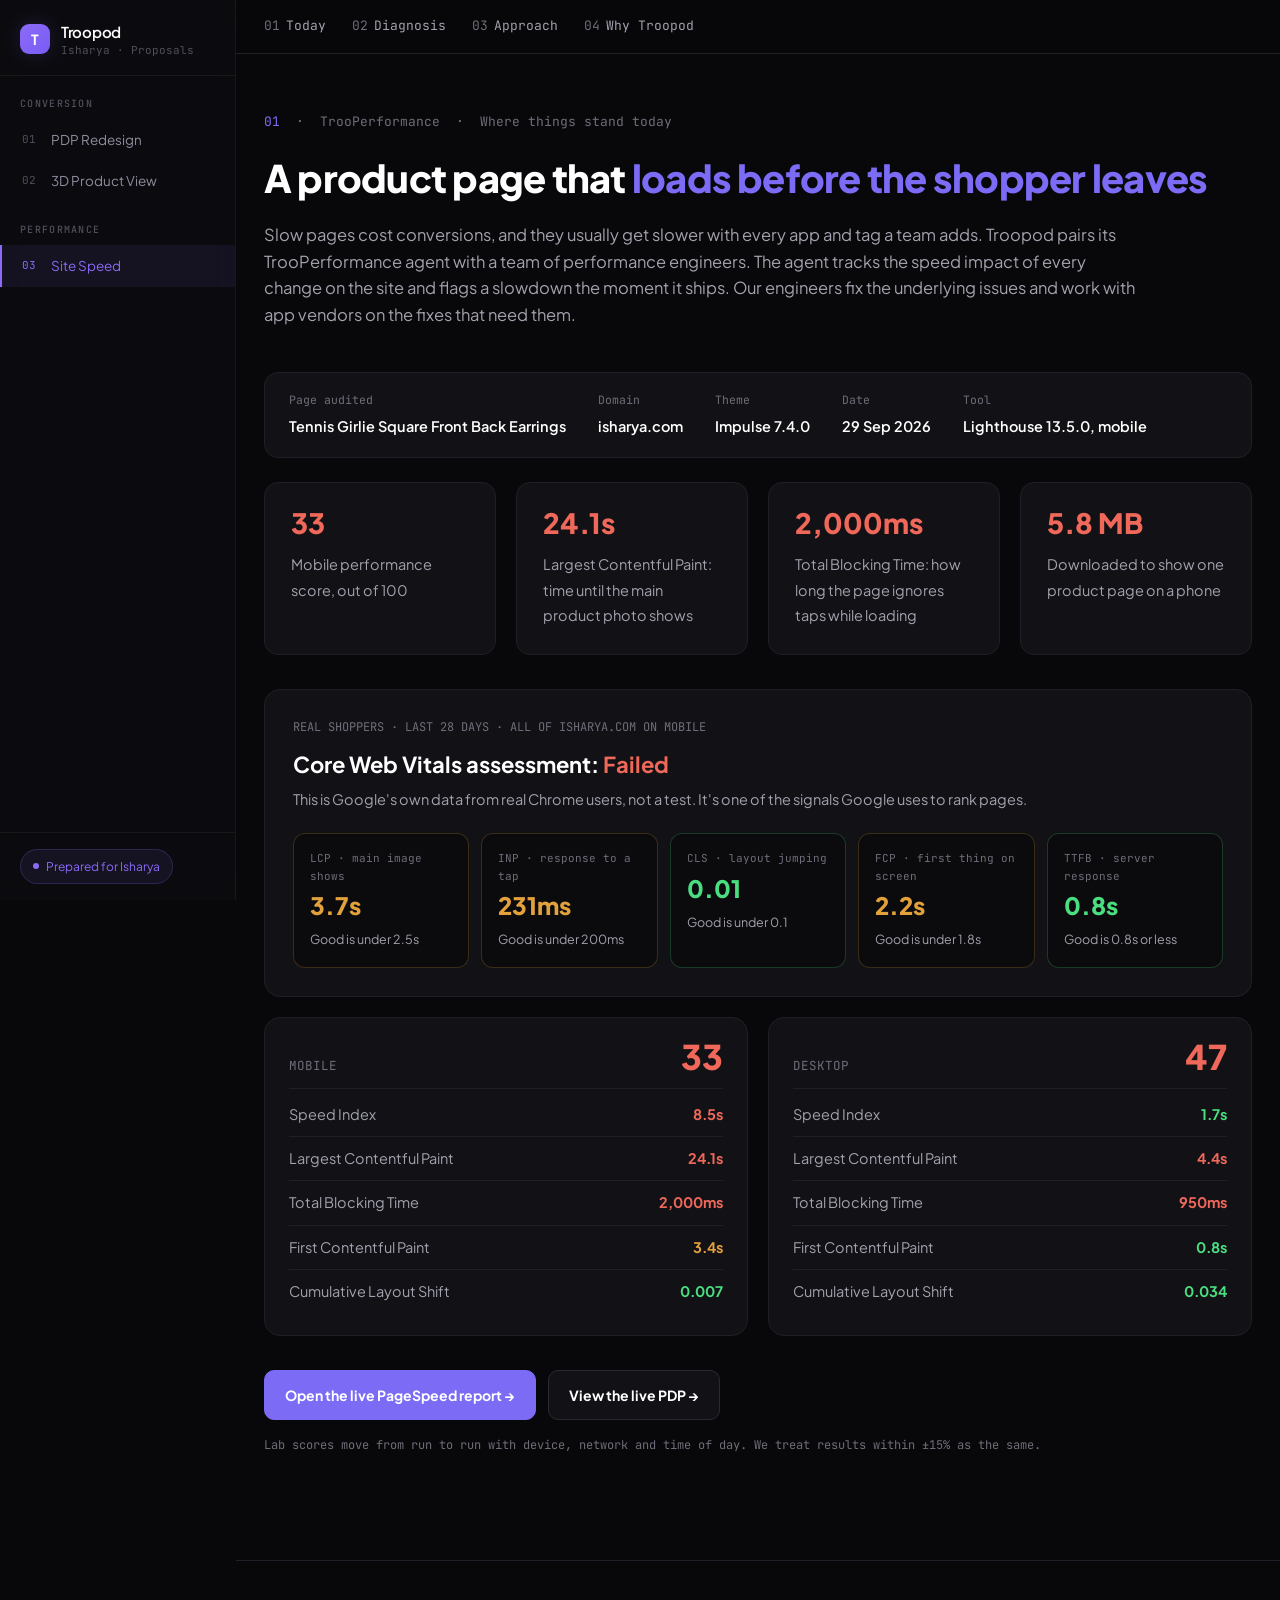
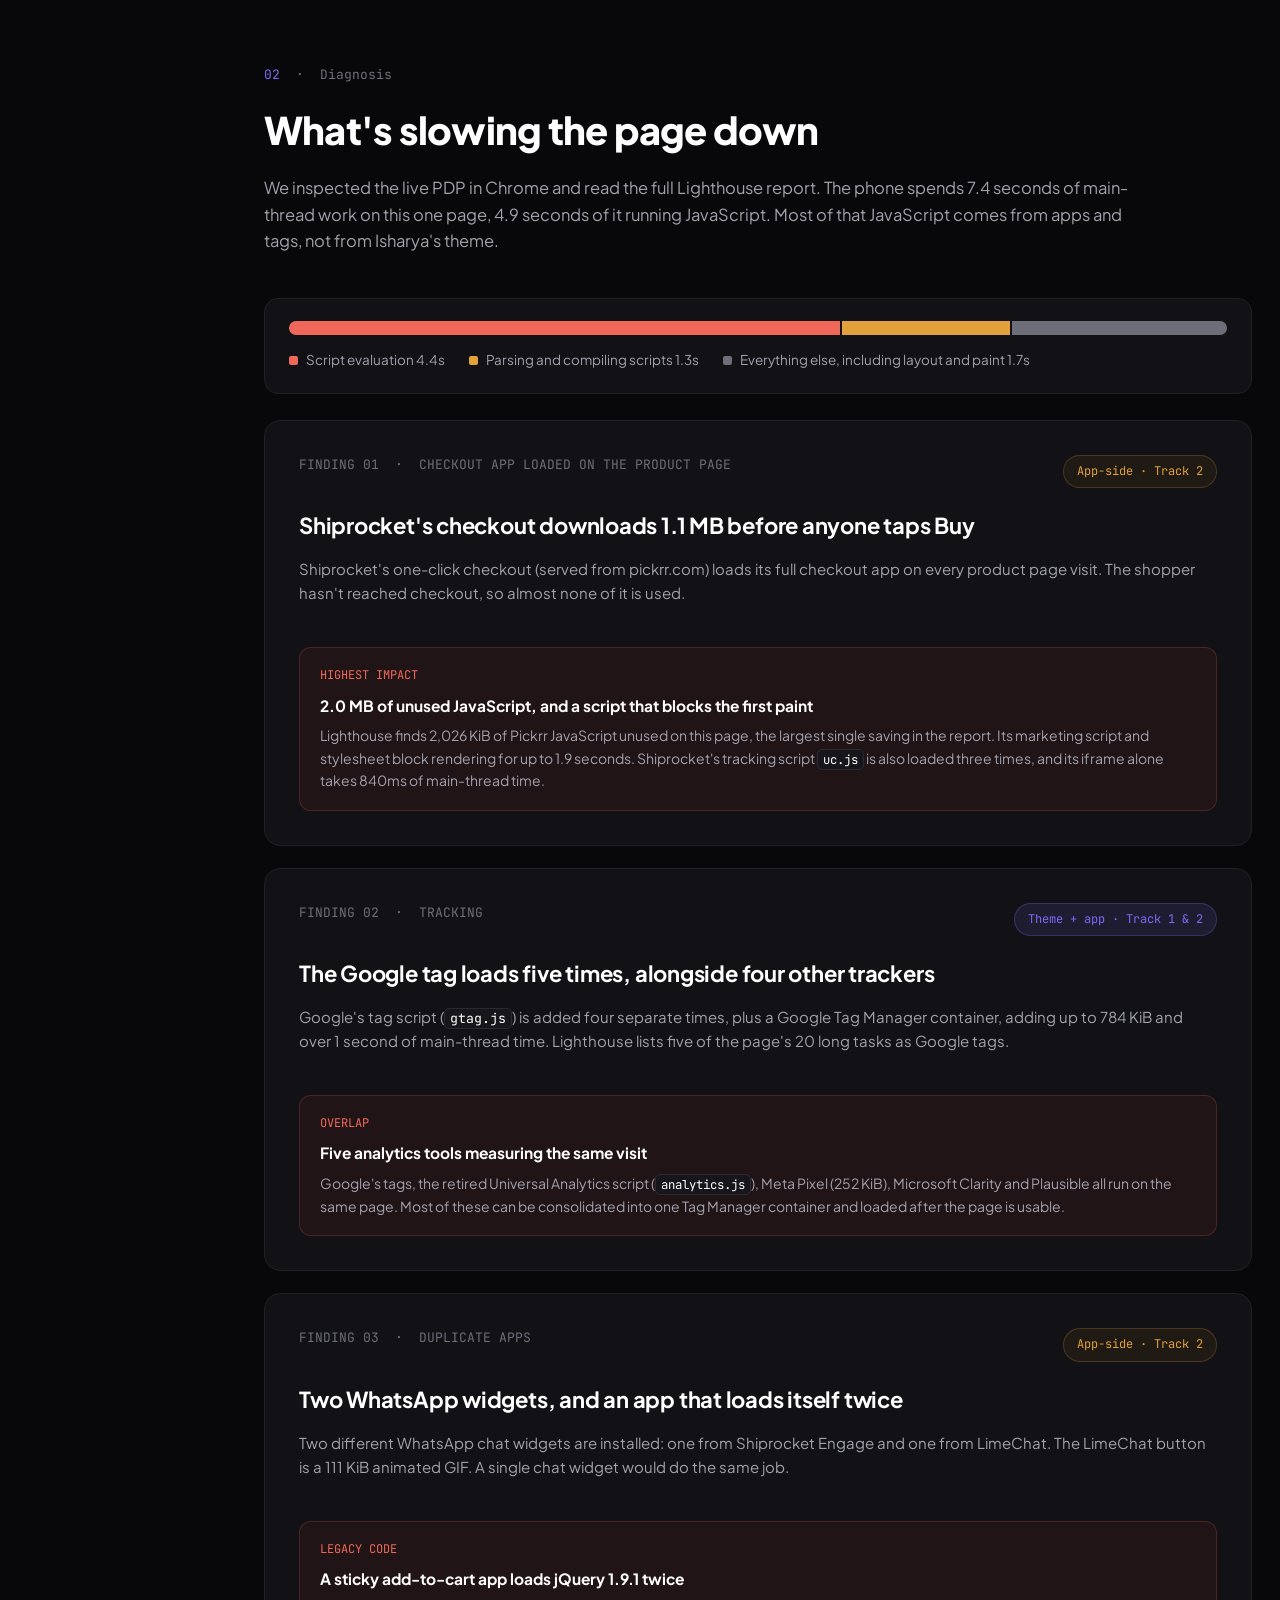
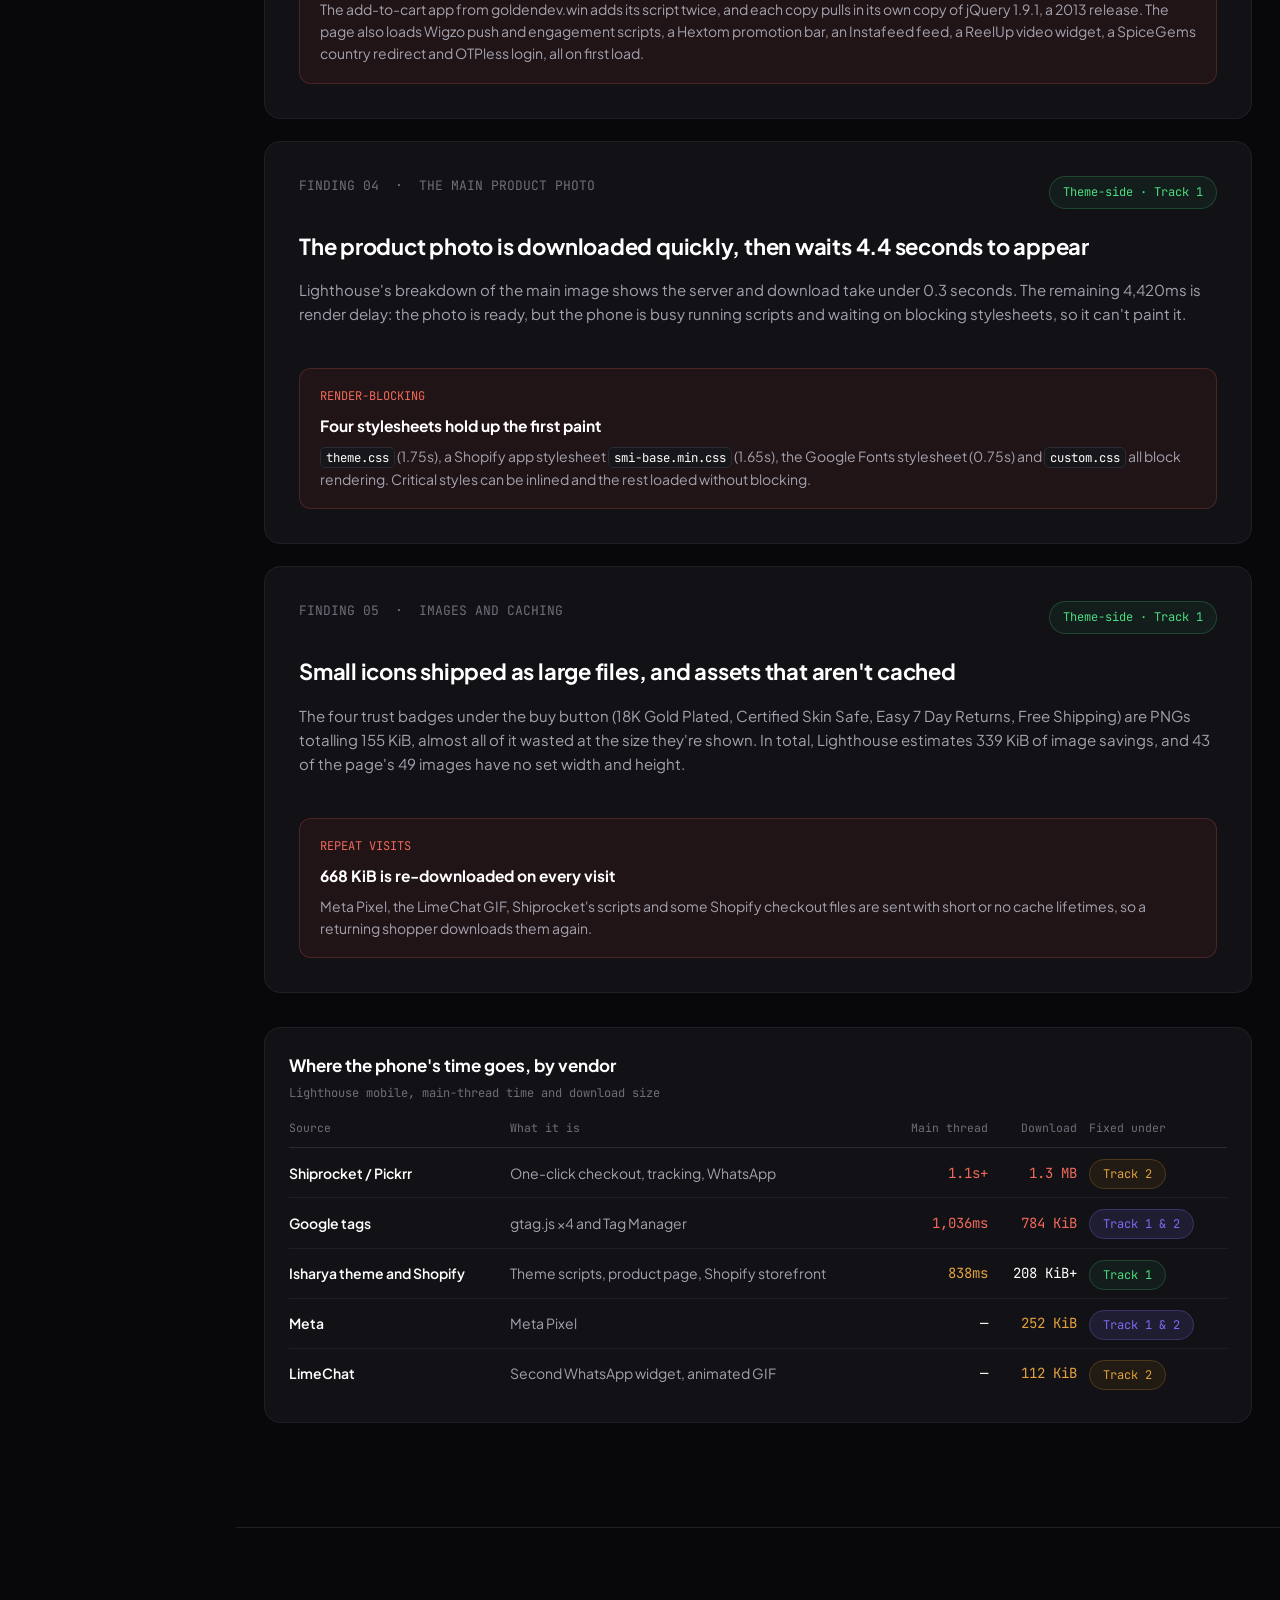
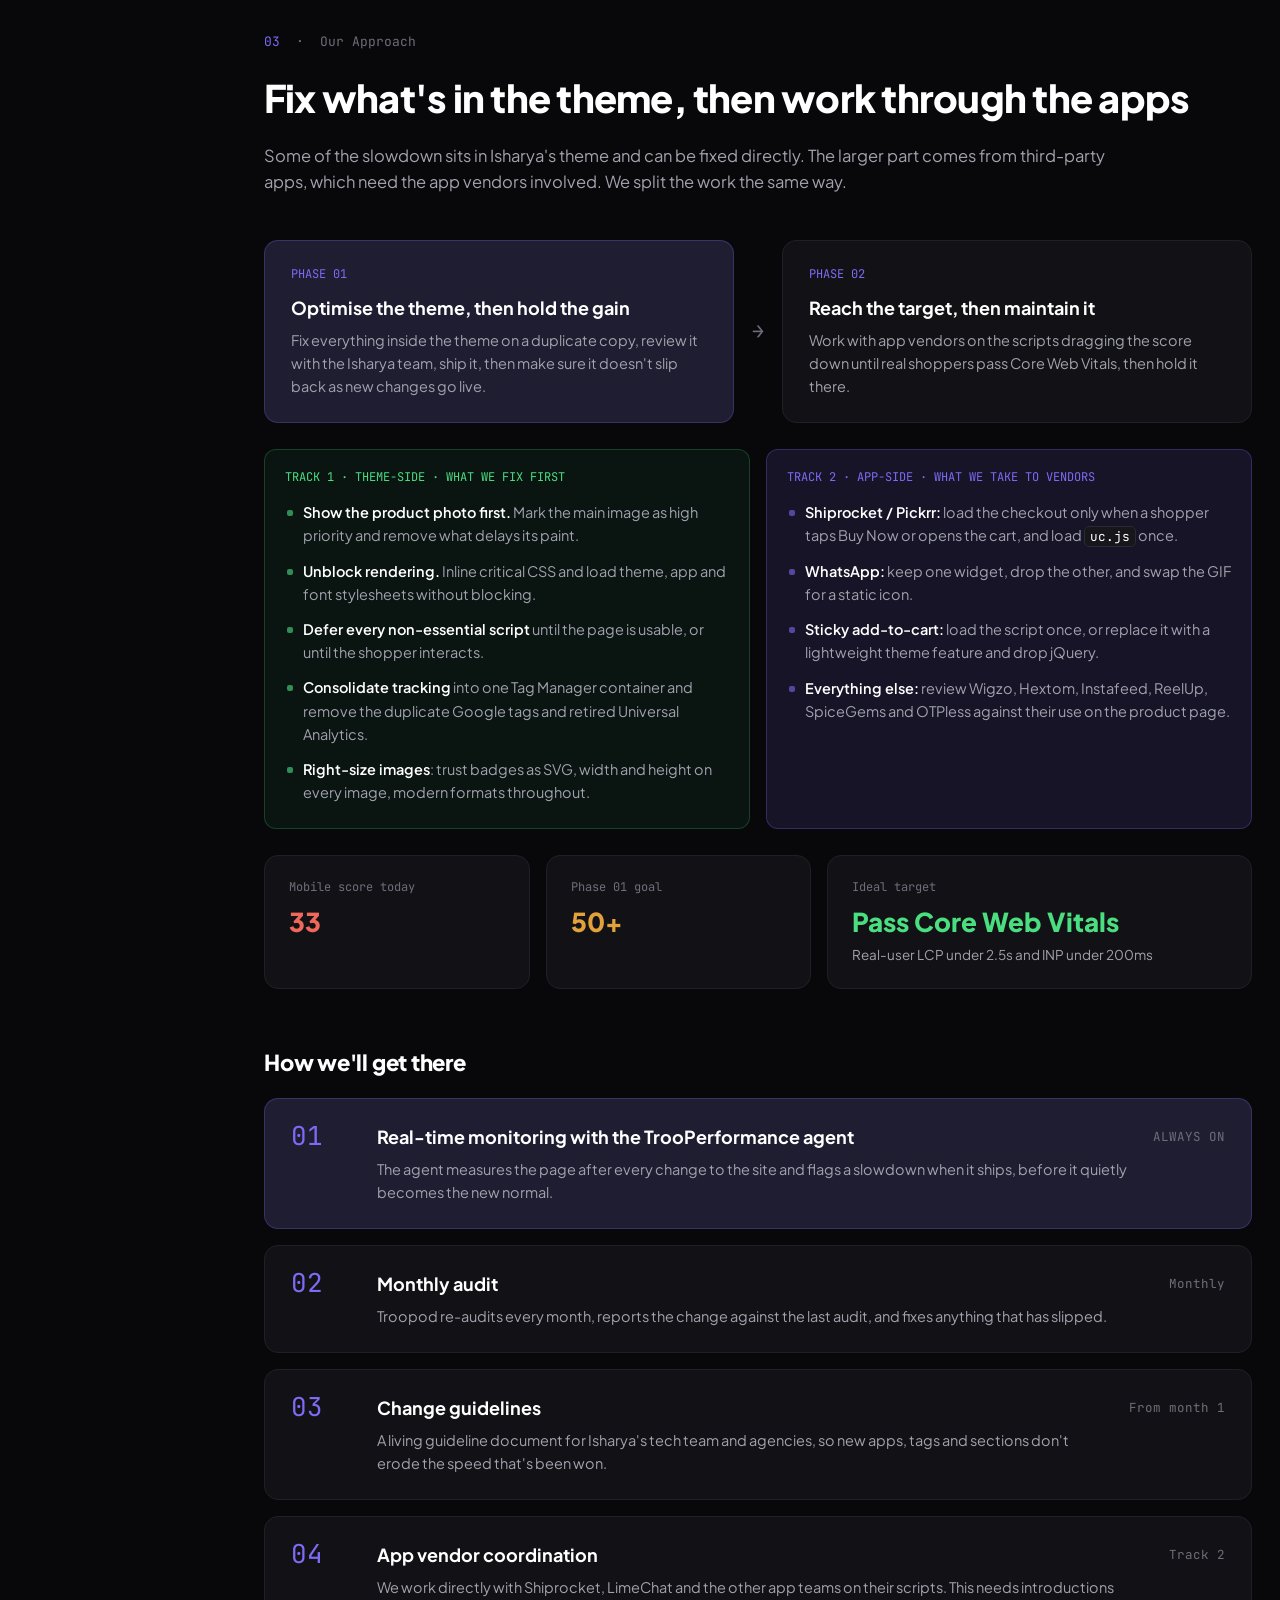
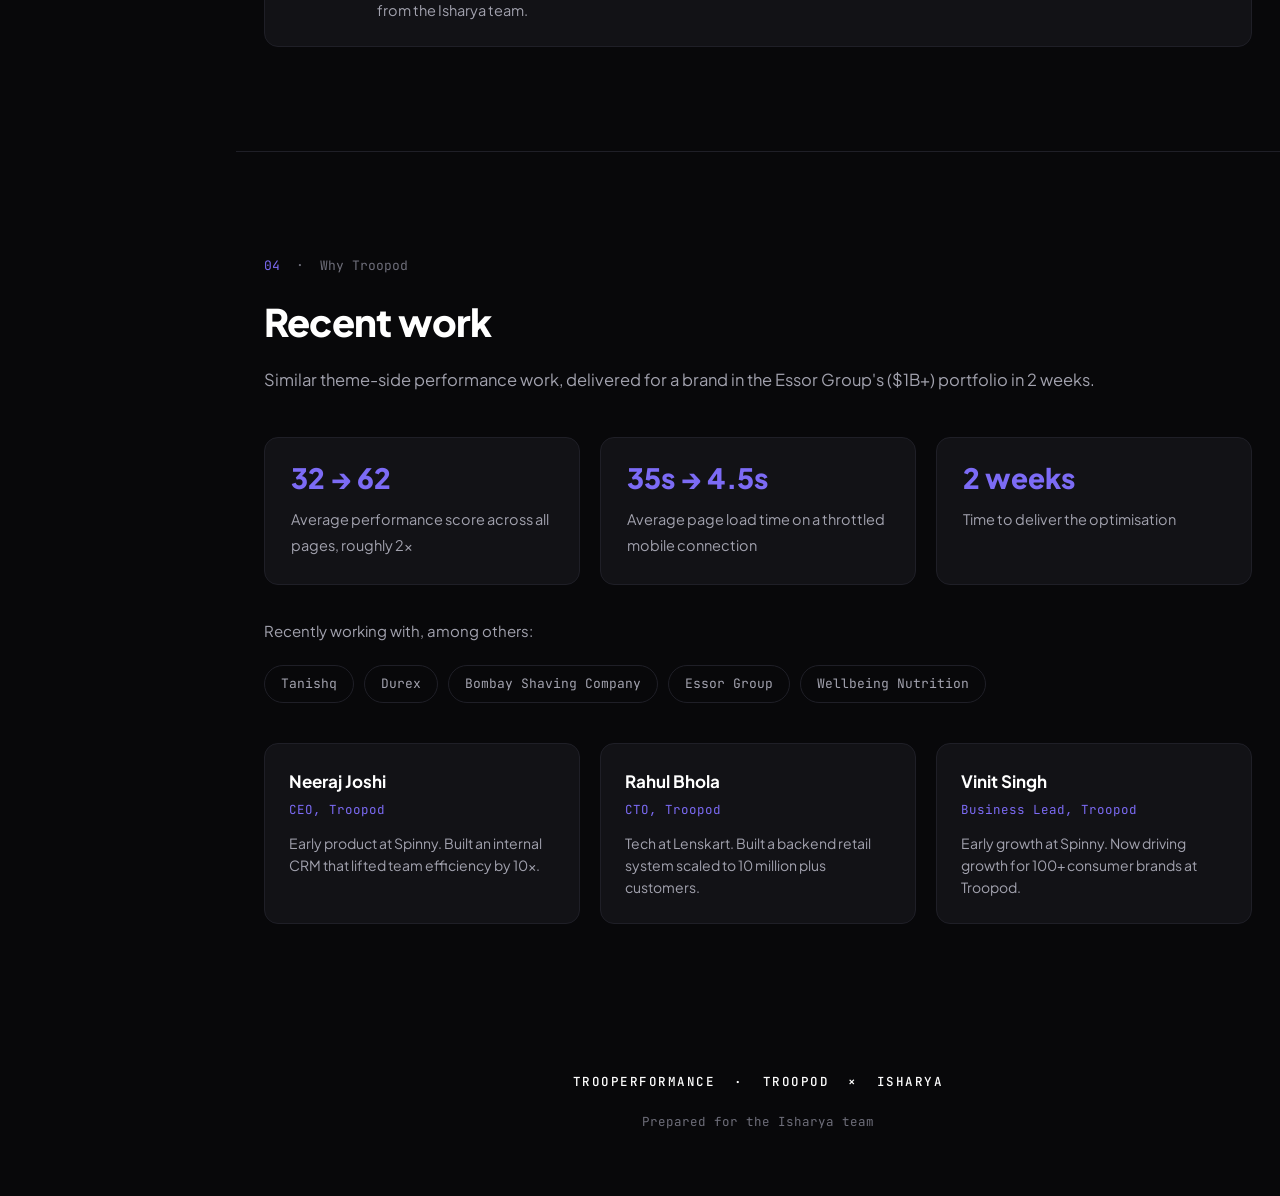
<file: site-speed.html>
<!DOCTYPE html>
<html lang="en">
<head>
<meta charset="UTF-8">
<meta name="viewport" content="width=device-width, initial-scale=1">
<title>Isharya Site Speed</title>
<meta name="description" content="TrooPerformance: a site speed audit of the Isharya product page, and the plan to fix it.">
<link rel="preconnect" href="https://fonts.googleapis.com">
<link rel="preconnect" href="https://fonts.gstatic.com" crossorigin>
<link href="https://fonts.googleapis.com/css2?family=Plus+Jakarta+Sans:wght@400;500;600;700;800&family=JetBrains+Mono:wght@400;500&display=swap" rel="stylesheet">
<style>
:root{
  --bg:#08080A;--bg-2:#0B0B0E;--card:#121216;--card-2:#16161B;--line:#1F1F27;--line-2:#2A2A34;
  --txt:#FFFFFF;--muted:#A2A2AE;--muted-2:#6E6E7A;
  --purple:#7C6BF5;--purple-bg:rgba(124,107,245,.12);--purple-line:rgba(124,107,245,.28);
  --green:#4ADE80;--green-bg:rgba(30,90,55,.16);--green-line:rgba(74,222,128,.22);
  --red:#F0685A;--red-bg:rgba(95,32,26,.20);--red-line:rgba(240,104,90,.20);
  --amber:#E3A13C;--amber-bg:rgba(100,68,16,.18);--amber-line:rgba(227,161,60,.22);
  --mono:"JetBrains Mono",ui-monospace,SFMono-Regular,Menlo,monospace;
}
*{box-sizing:border-box;margin:0;padding:0}
html{scroll-behavior:smooth;scroll-padding-top:84px}
body{background:var(--bg);color:var(--txt);font-family:"Plus Jakarta Sans",system-ui,sans-serif;line-height:1.6;-webkit-font-smoothing:antialiased;overflow-x:hidden}
img{display:block;max-width:100%}
a{color:inherit}
.wrap{max-width:1180px;margin:0 auto;padding:0 28px}

/* nav */
nav{position:sticky;top:0;z-index:50;background:rgba(8,8,10,.86);backdrop-filter:blur(14px);-webkit-backdrop-filter:blur(14px);border-bottom:1px solid var(--line)}
.nav-in{max-width:1180px;margin:0 auto;padding:16px 28px;display:flex;align-items:center;gap:36px}
.brand{display:flex;align-items:center;gap:12px;font-weight:700;font-size:17px;white-space:nowrap}
.logo{height:22px;width:auto}
.brand .x{color:var(--muted-2);font-weight:400}
.nav-links{display:flex;gap:26px;font-family:var(--mono);font-size:13px}
.nav-links a{color:var(--muted);text-decoration:none;transition:color .15s}
.nav-links a:hover{color:var(--txt)}
.nav-links a span{color:var(--muted-2);margin-right:6px}

/* sections */
section{padding:104px 0;border-bottom:1px solid var(--line)}
section:first-of-type{padding-top:58px}
section:last-of-type{border-bottom:none}
.eyebrow{font-family:var(--mono);font-size:13px;color:var(--muted-2);margin-bottom:24px}
.eyebrow b{color:var(--purple);font-weight:400}
h1,h2{font-size:38px;line-height:1.1;font-weight:800;letter-spacing:-.02em;margin-bottom:24px}
h1 em,h2 em{font-style:normal;color:var(--purple)}
.lede{font-size:16.5px;color:var(--muted);max-width:880px;margin-bottom:44px}

.stats{display:grid;grid-template-columns:repeat(3,1fr);gap:20px;margin-bottom:34px}
.stats.four{grid-template-columns:repeat(4,1fr)}
.stat{background:var(--card);border:1px solid var(--line);border-radius:14px;padding:26px}
.stat b{display:block;font-size:30px;font-weight:800;color:var(--purple);line-height:1;margin-bottom:14px}
.stat b.red{color:var(--red)}
.stat span{color:var(--muted);font-size:14.5px}

.goals{display:grid;grid-template-columns:1fr 1fr;gap:20px}
.goal{background:var(--green-bg);border:1px solid var(--green-line);border-radius:14px;padding:24px 28px}
.goal .tag{font-family:var(--mono);font-size:13px;color:var(--green);margin-bottom:12px}
.goal p{font-size:15px;line-height:1.55}

.cta-row{display:flex;flex-wrap:wrap;gap:12px;margin-top:34px}
.btn{display:inline-flex;align-items:center;gap:8px;font-weight:700;font-size:14px;text-decoration:none;padding:13px 20px;border-radius:10px;border:1px solid var(--line-2);background:var(--card);color:var(--txt);transition:border-color .15s,background .15s}
.btn:hover{border-color:var(--muted-2)}
.btn.p{background:var(--purple);border-color:var(--purple)}
.btn.p:hover{background:#6c5ae8}

/* problems */
.prob{background:var(--card);border:1px solid var(--line);border-radius:16px;padding:34px;margin-bottom:22px}
.prob-top{display:flex;justify-content:space-between;align-items:flex-start;gap:22px;margin-bottom:20px}
.prob-tag{font-family:var(--mono);font-size:13px;color:var(--muted-2)}
.pill{font-family:var(--mono);font-size:12.5px;color:var(--green);text-decoration:none;border:1px solid var(--green-line);background:var(--green-bg);border-radius:999px;padding:7px 15px;white-space:nowrap;transition:background .15s}
.pill:hover{background:rgba(30,90,55,.3)}
.prob h3{font-size:22px;font-weight:700;letter-spacing:-.01em;margin-bottom:14px}
.prob > p,.prob-body p{color:var(--muted);font-size:15px}
.prob-body{display:grid;grid-template-columns:minmax(0,1.05fr) minmax(0,1fr);gap:28px;align-items:start;margin-top:6px}
.prob-body.solo{grid-template-columns:1fr}
.barrier{background:var(--red-bg);border:1px solid var(--red-line);border-radius:12px;padding:18px 20px;margin-top:14px}
.barrier .tag{font-family:var(--mono);font-size:12px;color:var(--red);margin-bottom:8px}
.barrier h4{font-size:15.5px;font-weight:700;margin-bottom:6px}
.barrier p{font-size:14px;color:var(--muted)}

/* screenshots */
.shot{border:1px solid var(--line-2);border-radius:12px;overflow:hidden;background:#fff;cursor:zoom-in;position:relative}
.shot img{width:100%;height:auto}
.shot.phone{max-width:300px;border-radius:22px;border-width:6px;border-color:#1b1b21;margin:0 auto}
.cap{font-family:var(--mono);font-size:12px;color:var(--muted-2);margin-top:10px}
.cap b{color:var(--muted);font-weight:500}
.shots-2{display:grid;grid-template-columns:1fr 1fr;gap:18px}

/* speed */
.speed{display:grid;grid-template-columns:repeat(5,1fr);gap:14px;margin-top:20px}
.sp{background:var(--card-2);border:1px solid var(--line);border-radius:12px;padding:16px}
.sp .lbl{font-family:var(--mono);font-size:11px;color:var(--muted-2);margin-bottom:8px}
.sp b{font-size:22px;font-weight:700;line-height:1;color:var(--red)}
.sp b.a{color:var(--amber)}.sp b.g{color:var(--green)}

/* modules */
.mod{display:grid;grid-template-columns:minmax(0,1.15fr) minmax(0,1fr);gap:44px;align-items:start;padding:56px 0;border-top:1px solid var(--line)}
.mod:first-of-type{border-top:none;padding-top:10px}
.mod.flip .mod-media{order:2}
.mod.wide{grid-template-columns:1fr;gap:28px}
.mod-media{position:static}
.mod.wide .mod-media{position:static}
.mod-num{display:inline-flex;align-items:center;justify-content:center;width:34px;height:34px;border-radius:9px;background:var(--purple-bg);border:1px solid var(--purple-line);color:var(--purple);font-family:var(--mono);font-size:13px;margin-bottom:16px}
.mod h3{font-size:24px;font-weight:800;letter-spacing:-.015em;line-height:1.2;margin-bottom:8px}
.solves{font-family:var(--mono);font-size:12.5px;color:var(--muted-2);margin-bottom:22px}
.solves a{color:var(--green);text-decoration:none}
.solves a:hover{text-decoration:underline}
.why{border-radius:12px;padding:18px 20px;margin-bottom:12px;border:1px solid var(--line)}
.why .tag{font-family:var(--mono);font-size:12px;margin-bottom:8px}
.why p{font-size:14.5px;color:var(--muted)}
.why p + p{margin-top:8px}
.why ul{list-style:none;margin-top:4px}
.why li{font-size:14.5px;color:var(--muted);padding:6px 0 6px 18px;position:relative}
.why li::before{content:"";position:absolute;left:2px;top:15px;width:6px;height:6px;border-radius:2px;background:currentColor;opacity:.6}
.why li b{color:var(--txt);font-weight:600}
.why.c{background:var(--green-bg);border-color:var(--green-line)}
.why.c .tag{color:var(--green)}
.why.c li::before{background:var(--green)}
.why.d{background:var(--purple-bg);border-color:var(--purple-line)}
.why.d .tag{color:var(--purple)}
.why.d li::before{background:var(--purple)}
.mod-text-cols{display:grid;grid-template-columns:1fr 1fr;gap:16px}

/* before/after */
.ba{display:grid;grid-template-columns:1fr 1fr;gap:26px;margin-top:10px}
.ba-col{background:var(--card);border:1px solid var(--line);border-radius:16px;padding:24px}
.ba-h{display:flex;align-items:center;gap:10px;font-family:var(--mono);font-size:12.5px;margin-bottom:18px}
.ba-h i{width:8px;height:8px;border-radius:50%;display:inline-block}
.ba-col.old .ba-h{color:var(--red)}.ba-col.old .ba-h i{background:var(--red)}
.ba-col.new .ba-h{color:var(--green)}.ba-col.new .ba-h i{background:var(--green)}
.ba-phones{display:grid;grid-template-columns:1fr 1fr;gap:14px}
.ba-phones .shot.phone{max-width:none;border-width:4px;border-radius:16px}
.ba ul{list-style:none;margin-top:18px}
.ba li{font-size:14px;color:var(--muted);padding:8px 0;border-top:1px solid var(--line)}

/* notes */
.note{background:var(--amber-bg);border:1px solid var(--amber-line);border-radius:14px;padding:26px 28px}
.note .tag{font-family:var(--mono);font-size:12.5px;color:var(--amber);margin-bottom:12px}
.note ul{list-style:none}
.note li{font-size:14.5px;color:var(--muted);padding:10px 0;border-top:1px solid rgba(227,161,60,.14)}
.note li:first-child{border-top:none;padding-top:0}
.note li b{color:var(--txt);font-weight:600}

/* rollout */
.steps{display:grid;gap:16px}
.step{display:grid;grid-template-columns:64px 1fr auto;gap:22px;align-items:start;background:var(--card);border:1px solid var(--line);border-radius:14px;padding:24px 26px}
.step.first{border-color:var(--purple-line);background:linear-gradient(0deg,var(--purple-bg),var(--purple-bg)),var(--card)}
.step .n{font-family:var(--mono);font-size:26px;color:var(--purple);line-height:1}
.step h4{font-size:18px;font-weight:700;margin-bottom:6px}
.step p{font-size:14.5px;color:var(--muted)}
.step .when{font-family:var(--mono);font-size:12.5px;color:var(--muted-2);white-space:nowrap;padding-top:4px}
.metrics{display:grid;grid-template-columns:repeat(4,1fr);gap:14px;margin-top:26px}
.metric{border:1px solid var(--line);border-radius:12px;padding:18px;background:var(--bg-2)}
.metric b{display:block;font-size:15px;margin-bottom:6px}
.metric span{font-size:13.5px;color:var(--muted)}

/* why troopod */
.clients{display:flex;flex-wrap:wrap;gap:10px;margin:22px 0 40px}
.clients span{font-family:var(--mono);font-size:13px;color:var(--muted);border:1px solid var(--line);border-radius:999px;padding:8px 16px}
.team{display:grid;grid-template-columns:repeat(3,1fr);gap:20px}
.person{background:var(--card);border:1px solid var(--line);border-radius:14px;padding:24px}
.person b{display:block;font-size:17px}
.person i{display:block;font-style:normal;font-family:var(--mono);font-size:12.5px;color:var(--purple);margin:4px 0 12px}
.person p{font-size:14px;color:var(--muted)}
footer{padding:44px 0 64px;text-align:center;font-family:var(--mono);font-size:12.5px;color:var(--muted-2)}
footer b{color:var(--txt);font-weight:500;letter-spacing:.12em}

/* lightbox */
.lb{position:fixed;inset:0;z-index:100;background:rgba(4,4,6,.92);display:none;align-items:center;justify-content:center;padding:28px;cursor:zoom-out}
.lb.open{display:flex}
.lb img{max-width:100%;max-height:100%;border-radius:10px;box-shadow:0 30px 80px rgba(0,0,0,.5)}

@media (max-width:980px){
  .nav-links{display:none}
  .mod,.prob-body{grid-template-columns:1fr;gap:26px}
  .mod.flip .mod-media{order:0}
  .mod-media{position:static}
  .speed{grid-template-columns:repeat(3,1fr)}
  .metrics{grid-template-columns:1fr 1fr}
}
@media (max-width:720px){
  .wrap,.nav-in{padding-left:16px;padding-right:16px}
  section{padding:72px 0}
  h1,h2{font-size:29px}
  .lede{font-size:15.5px}
  .stats,.stats.four,.goals,.team,.ba,.mod-text-cols,.shots-2{grid-template-columns:1fr}
  .stats.four{grid-template-columns:1fr 1fr}
  .prob{padding:24px 20px}
  .prob-top{flex-direction:column;gap:12px}
  .speed{grid-template-columns:1fr 1fr}
  .step{grid-template-columns:1fr;gap:10px}
  .metrics{grid-template-columns:1fr}
}

/* speed proposal */
.meta{display:grid;grid-template-columns:repeat(5,auto);gap:12px 32px;justify-content:start;background:var(--card);border:1px solid var(--line);border-radius:14px;padding:18px 24px;margin-bottom:24px}
.meta span{display:block;font-family:var(--mono);font-size:11.5px;color:var(--muted-2);margin-bottom:4px}
.meta b{font-size:14.5px;font-weight:600}
.stat b{font-size:28px}
code{font-family:var(--mono);font-size:.88em;background:var(--card-2);border:1px solid var(--line-2);border-radius:5px;padding:1px 5px;color:var(--txt)}
.field{background:var(--card);border:1px solid var(--line);border-radius:16px;padding:28px;margin-bottom:20px}
.field .tag{font-family:var(--mono);font-size:12px;color:var(--muted-2);margin-bottom:10px}
.field h3{font-size:22px;font-weight:700;margin-bottom:6px}
.field h3 .fail{color:var(--red)}
.field p{color:var(--muted);font-size:14.5px}
.cwv{display:grid;grid-template-columns:repeat(5,1fr);gap:12px;margin-top:22px}
.cw{border:1px solid var(--line);border-radius:12px;padding:16px;background:var(--bg-2)}
.cw span{display:block;font-family:var(--mono);font-size:11px;color:var(--muted-2);margin-bottom:8px}
.cw b{display:block;font-size:24px;font-weight:800;line-height:1;margin-bottom:8px}
.cw i{font-style:normal;font-size:12.5px;color:var(--muted)}
.cw.amber{border-color:var(--amber-line)}.cw.amber b{color:var(--amber)}
.cw.green{border-color:var(--green-line)}.cw.green b{color:var(--green)}
.lab{display:grid;grid-template-columns:1fr 1fr;gap:20px}
.lab-col{background:var(--card);border:1px solid var(--line);border-radius:16px;padding:22px 24px}
.lab-h{display:flex;justify-content:space-between;align-items:baseline;font-family:var(--mono);font-size:12.5px;color:var(--muted-2);padding-bottom:12px;margin-bottom:4px;border-bottom:1px solid var(--line)}
.lab-h b{font-family:"Plus Jakarta Sans",sans-serif;font-size:34px;font-weight:800;line-height:1}
.lab-row{display:flex;justify-content:space-between;gap:16px;padding:10px 0;border-bottom:1px solid var(--line);font-size:14.5px;color:var(--muted)}
.lab-row:last-child{border-bottom:none}
.lab-row b{font-weight:700;color:var(--txt)}
.red{color:var(--red)!important}.a{color:var(--amber)!important}.g{color:var(--green)!important}
.fine{font-family:var(--mono);font-size:12px;color:var(--muted-2);margin-top:16px}
.split{background:var(--card);border:1px solid var(--line);border-radius:14px;padding:22px 24px;margin-bottom:26px}
.split-bar{display:flex;height:14px;border-radius:7px;overflow:hidden;gap:2px}
.split-bar i{display:block;height:100%}
.split-key{display:flex;flex-wrap:wrap;gap:10px 24px;margin-top:14px;font-size:13.5px;color:var(--muted)}
.split-key i{display:inline-block;width:9px;height:9px;border-radius:2px;margin-right:8px}
.own{font-family:var(--mono);font-size:12px;border-radius:999px;padding:6px 13px;white-space:nowrap;border:1px solid}
.own.theme{color:var(--green);border-color:var(--green-line);background:var(--green-bg)}
.own.app{color:var(--amber);border-color:var(--amber-line);background:var(--amber-bg)}
.own.mix{color:var(--purple);border-color:var(--purple-line);background:var(--purple-bg)}
.tbl-wrap{background:var(--card);border:1px solid var(--line);border-radius:16px;padding:24px;margin-top:34px;overflow-x:auto}
.tbl-h{font-size:17px;font-weight:700;margin-bottom:16px}
.tbl-h span{display:block;font-family:var(--mono);font-size:12px;font-weight:400;color:var(--muted-2);margin-top:4px}
.tbl{width:100%;border-collapse:collapse;min-width:620px}
.tbl th{font-family:var(--mono);font-size:11.5px;font-weight:400;color:var(--muted-2);text-align:left;padding:0 12px 10px 0;border-bottom:1px solid var(--line-2)}
.tbl td{font-size:14px;color:var(--muted);padding:13px 12px 13px 0;border-bottom:1px solid var(--line)}
.tbl tr:last-child td{border-bottom:none}
.tbl td b{color:var(--txt);font-weight:600}
.tbl .n{text-align:right;font-family:var(--mono);white-space:nowrap}
.tbl td.n{color:var(--txt)}
.phases{display:grid;grid-template-columns:1fr auto 1fr;gap:18px;align-items:stretch;margin-bottom:26px}
.phase{background:var(--card);border:1px solid var(--line);border-radius:14px;padding:24px 26px}
.phase:first-child{border-color:var(--purple-line);background:linear-gradient(0deg,var(--purple-bg),var(--purple-bg)),var(--card)}
.ph-n{font-family:var(--mono);font-size:12px;color:var(--purple);margin-bottom:10px}
.phase h4{font-size:18px;font-weight:700;margin-bottom:6px}
.phase p{font-size:14.5px;color:var(--muted)}
.ph-arrow{align-self:center;font-family:var(--mono);color:var(--muted-2);font-size:20px}
.fixes{display:grid;grid-template-columns:1fr 1fr;gap:16px;margin-bottom:26px}
.fixes .why{height:100%;margin:0}
.targets{display:grid;grid-template-columns:1fr 1fr 1.6fr;gap:16px;margin-bottom:56px}
.tgt{background:var(--card);border:1px solid var(--line);border-radius:14px;padding:22px 24px}
.tgt span{display:block;font-family:var(--mono);font-size:12px;color:var(--muted-2);margin-bottom:10px}
.tgt b{display:block;font-size:26px;font-weight:800;line-height:1.1}
.tgt i{display:block;font-style:normal;font-size:13.5px;color:var(--muted);margin-top:8px}
.sub-h{font-size:22px;font-weight:800;letter-spacing:-.01em;margin-bottom:18px}
.track{background:var(--card);border:1px solid var(--line);border-radius:16px;padding:30px;margin-bottom:22px}
.track-h{display:flex;justify-content:space-between;align-items:flex-start;gap:16px;margin-bottom:12px}
.track-h .tag{font-family:var(--mono);font-size:12.5px;color:var(--purple);margin-bottom:8px}
.track-h h3{font-size:22px;font-weight:700}
.track > p{color:var(--muted);font-size:15px;max-width:820px;margin-bottom:22px}
.badge{font-family:var(--mono);font-size:12px;color:var(--green);border:1px solid var(--green-line);background:var(--green-bg);border-radius:999px;padding:6px 13px;white-space:nowrap}
.badge.opt{color:var(--amber);border-color:var(--amber-line);background:var(--amber-bg)}
.prices{display:grid;grid-template-columns:1fr 1fr;gap:16px}
.price{border:1px solid var(--line);border-radius:12px;padding:20px 22px;background:var(--bg-2)}
.price span{display:block;font-family:var(--mono);font-size:12px;color:var(--muted-2);margin-bottom:10px}
.price b{display:block;font-size:30px;font-weight:800;color:var(--purple);line-height:1;margin-bottom:10px}
.price b small{font-size:14px;font-weight:500;color:var(--muted)}
.price p{font-size:14px;color:var(--muted)}
.total{margin-top:16px;border-top:1px solid var(--line);padding-top:16px;font-size:14.5px;color:var(--muted)}
.total b{color:var(--txt);font-weight:600}
@media (max-width:980px){
  .meta{grid-template-columns:repeat(3,auto)}
  .cwv{grid-template-columns:repeat(3,1fr)}
  .targets{grid-template-columns:1fr 1fr}
  .targets .tgt:last-child{grid-column:1/-1}
}
@media (max-width:720px){
  .meta{grid-template-columns:1fr 1fr}
  .cwv{grid-template-columns:1fr 1fr}
  .lab,.fixes,.prices{grid-template-columns:1fr}
  .phases{grid-template-columns:1fr}
  .ph-arrow{transform:rotate(90deg);justify-self:center}
  .field,.track{padding:22px 18px}
  .track-h{flex-direction:column}
  .stat b{font-size:24px}
}
</style>
<link rel="stylesheet" href="menu.css">
</head>
<body>

<nav>
  <div class="nav-in">
    <div class="brand"><img class="logo" src="troopod-logo.png" alt="Troopod"><span class="x">×</span>Isharya</div>
    <div class="nav-links">
      <a href="#today"><span>01</span>Today</a>
      <a href="#diagnosis"><span>02</span>Diagnosis</a>
      <a href="#approach"><span>03</span>Approach</a>
      <a href="#why"><span>04</span>Why Troopod</a>
    </div>
  </div>
</nav>

<!-- 01 TODAY -->
<section id="today">
  <div class="wrap">
    <div class="eyebrow"><b>01</b> &nbsp;·&nbsp; TrooPerformance &nbsp;·&nbsp; Where things stand today</div>
    <h1>A product page that <em>loads before the shopper leaves</em></h1>
    <p class="lede">Slow pages cost conversions, and they usually get slower with every app and tag a team adds. Troopod pairs its TrooPerformance agent with a team of performance engineers. The agent tracks the speed impact of every change on the site and flags a slowdown the moment it ships. Our engineers fix the underlying issues and work with app vendors on the fixes that need them.</p>

    <div class="meta">
      <div><span>Page audited</span><b>Tennis Girlie Square Front Back Earrings</b></div>
      <div><span>Domain</span><b>isharya.com</b></div>
      <div><span>Theme</span><b>Impulse 7.4.0</b></div>
      <div><span>Date</span><b>29 Sep 2026</b></div>
      <div><span>Tool</span><b>Lighthouse 13.5.0, mobile</b></div>
    </div>

    <div class="stats four">
      <div class="stat"><b class="red">33</b><span>Mobile performance score, out of 100</span></div>
      <div class="stat"><b class="red">24.1s</b><span>Largest Contentful Paint: time until the main product photo shows</span></div>
      <div class="stat"><b class="red">2,000ms</b><span>Total Blocking Time: how long the page ignores taps while loading</span></div>
      <div class="stat"><b class="red">5.8 MB</b><span>Downloaded to show one product page on a phone</span></div>
    </div>

    <div class="field">
      <div class="field-h">
        <div>
          <div class="tag">REAL SHOPPERS · LAST 28 DAYS · ALL OF ISHARYA.COM ON MOBILE</div>
          <h3>Core Web Vitals assessment: <span class="fail">Failed</span></h3>
          <p>This is Google's own data from real Chrome users, not a test. It's one of the signals Google uses to rank pages.</p>
        </div>
      </div>
      <div class="cwv">
        <div class="cw amber"><span>LCP · main image shows</span><b>3.7s</b><i>Good is under 2.5s</i></div>
        <div class="cw amber"><span>INP · response to a tap</span><b>231ms</b><i>Good is under 200ms</i></div>
        <div class="cw green"><span>CLS · layout jumping</span><b>0.01</b><i>Good is under 0.1</i></div>
        <div class="cw amber"><span>FCP · first thing on screen</span><b>2.2s</b><i>Good is under 1.8s</i></div>
        <div class="cw green"><span>TTFB · server response</span><b>0.8s</b><i>Good is 0.8s or less</i></div>
      </div>
    </div>

    <div class="lab">
      <div class="lab-col">
        <div class="lab-h"><span>MOBILE</span><b class="red">33</b></div>
        <div class="lab-row"><span>Speed Index</span><b class="red">8.5s</b></div>
        <div class="lab-row"><span>Largest Contentful Paint</span><b class="red">24.1s</b></div>
        <div class="lab-row"><span>Total Blocking Time</span><b class="red">2,000ms</b></div>
        <div class="lab-row"><span>First Contentful Paint</span><b class="a">3.4s</b></div>
        <div class="lab-row"><span>Cumulative Layout Shift</span><b class="g">0.007</b></div>
      </div>
      <div class="lab-col">
        <div class="lab-h"><span>DESKTOP</span><b class="red">47</b></div>
        <div class="lab-row"><span>Speed Index</span><b class="g">1.7s</b></div>
        <div class="lab-row"><span>Largest Contentful Paint</span><b class="red">4.4s</b></div>
        <div class="lab-row"><span>Total Blocking Time</span><b class="red">950ms</b></div>
        <div class="lab-row"><span>First Contentful Paint</span><b class="g">0.8s</b></div>
        <div class="lab-row"><span>Cumulative Layout Shift</span><b class="g">0.034</b></div>
      </div>
    </div>

    <div class="cta-row">
      <a class="btn p" href="https://pagespeed.web.dev/analysis/https-isharya-com-products-tennis-girlie-square-front-back-earrings/w1zdig9t4x?form_factor=mobile" target="_blank" rel="noopener">Open the live PageSpeed report →</a>
      <a class="btn" href="https://isharya.com/products/tennis-girlie-square-front-back-earrings" target="_blank" rel="noopener">View the live PDP →</a>
    </div>
    <p class="fine">Lab scores move from run to run with device, network and time of day. We treat results within ±15% as the same.</p>
  </div>
</section>

<!-- 02 DIAGNOSIS -->
<section id="diagnosis">
  <div class="wrap">
    <div class="eyebrow"><b>02</b> &nbsp;·&nbsp; Diagnosis</div>
    <h2>What's slowing the page down</h2>
    <p class="lede">We inspected the live PDP in Chrome and read the full Lighthouse report. The phone spends 7.4 seconds of main-thread work on this one page, 4.9 seconds of it running JavaScript. Most of that JavaScript comes from apps and tags, not from Isharya's theme.</p>

    <div class="split">
      <div class="split-bar">
        <i style="width:59%;background:var(--red)"></i><i style="width:18%;background:var(--amber)"></i><i style="width:23%;background:var(--muted-2)"></i>
      </div>
      <div class="split-key">
        <span><i style="background:var(--red)"></i>Script evaluation 4.4s</span>
        <span><i style="background:var(--amber)"></i>Parsing and compiling scripts 1.3s</span>
        <span><i style="background:var(--muted-2)"></i>Everything else, including layout and paint 1.7s</span>
      </div>
    </div>

    <!-- F1 -->
    <div class="prob" id="f1">
      <div class="prob-top">
        <div class="prob-tag">FINDING 01 &nbsp;·&nbsp; CHECKOUT APP LOADED ON THE PRODUCT PAGE</div>
        <span class="own app">App-side · Track 2</span>
      </div>
      <h3>Shiprocket's checkout downloads 1.1 MB before anyone taps Buy</h3>
      <div class="prob-body solo">
        <p>Shiprocket's one-click checkout (served from pickrr.com) loads its full checkout app on every product page visit. The shopper hasn't reached checkout, so almost none of it is used.</p>
        <div class="barrier">
          <div class="tag">HIGHEST IMPACT</div>
          <h4>2.0 MB of unused JavaScript, and a script that blocks the first paint</h4>
          <p>Lighthouse finds 2,026 KiB of Pickrr JavaScript unused on this page, the largest single saving in the report. Its marketing script and stylesheet block rendering for up to 1.9 seconds. Shiprocket's tracking script <code>uc.js</code> is also loaded three times, and its iframe alone takes 840ms of main-thread time.</p>
        </div>
      </div>
    </div>

    <!-- F2 -->
    <div class="prob" id="f2">
      <div class="prob-top">
        <div class="prob-tag">FINDING 02 &nbsp;·&nbsp; TRACKING</div>
        <span class="own mix">Theme + app · Track 1 &amp; 2</span>
      </div>
      <h3>The Google tag loads five times, alongside four other trackers</h3>
      <div class="prob-body solo">
        <p>Google's tag script (<code>gtag.js</code>) is added four separate times, plus a Google Tag Manager container, adding up to 784 KiB and over 1 second of main-thread time. Lighthouse lists five of the page's 20 long tasks as Google tags.</p>
        <div class="barrier">
          <div class="tag">OVERLAP</div>
          <h4>Five analytics tools measuring the same visit</h4>
          <p>Google's tags, the retired Universal Analytics script (<code>analytics.js</code>), Meta Pixel (252 KiB), Microsoft Clarity and Plausible all run on the same page. Most of these can be consolidated into one Tag Manager container and loaded after the page is usable.</p>
        </div>
      </div>
    </div>

    <!-- F3 -->
    <div class="prob" id="f3">
      <div class="prob-top">
        <div class="prob-tag">FINDING 03 &nbsp;·&nbsp; DUPLICATE APPS</div>
        <span class="own app">App-side · Track 2</span>
      </div>
      <h3>Two WhatsApp widgets, and an app that loads itself twice</h3>
      <div class="prob-body solo">
        <p>Two different WhatsApp chat widgets are installed: one from Shiprocket Engage and one from LimeChat. The LimeChat button is a 111 KiB animated GIF. A single chat widget would do the same job.</p>
        <div class="barrier">
          <div class="tag">LEGACY CODE</div>
          <h4>A sticky add-to-cart app loads jQuery 1.9.1 twice</h4>
          <p>The add-to-cart app from goldendev.win adds its script twice, and each copy pulls in its own copy of jQuery 1.9.1, a 2013 release. The page also loads Wigzo push and engagement scripts, a Hextom promotion bar, an Instafeed feed, a ReelUp video widget, a SpiceGems country redirect and OTPless login, all on first load.</p>
        </div>
      </div>
    </div>

    <!-- F4 -->
    <div class="prob" id="f4">
      <div class="prob-top">
        <div class="prob-tag">FINDING 04 &nbsp;·&nbsp; THE MAIN PRODUCT PHOTO</div>
        <span class="own theme">Theme-side · Track 1</span>
      </div>
      <h3>The product photo is downloaded quickly, then waits 4.4 seconds to appear</h3>
      <div class="prob-body solo">
        <p>Lighthouse's breakdown of the main image shows the server and download take under 0.3 seconds. The remaining 4,420ms is render delay: the photo is ready, but the phone is busy running scripts and waiting on blocking stylesheets, so it can't paint it.</p>
        <div class="barrier">
          <div class="tag">RENDER-BLOCKING</div>
          <h4>Four stylesheets hold up the first paint</h4>
          <p><code>theme.css</code> (1.75s), a Shopify app stylesheet <code>smi-base.min.css</code> (1.65s), the Google Fonts stylesheet (0.75s) and <code>custom.css</code> all block rendering. Critical styles can be inlined and the rest loaded without blocking.</p>
        </div>
      </div>
    </div>

    <!-- F5 -->
    <div class="prob" id="f5">
      <div class="prob-top">
        <div class="prob-tag">FINDING 05 &nbsp;·&nbsp; IMAGES AND CACHING</div>
        <span class="own theme">Theme-side · Track 1</span>
      </div>
      <h3>Small icons shipped as large files, and assets that aren't cached</h3>
      <div class="prob-body solo">
        <p>The four trust badges under the buy button (18K Gold Plated, Certified Skin Safe, Easy 7 Day Returns, Free Shipping) are PNGs totalling 155 KiB, almost all of it wasted at the size they're shown. In total, Lighthouse estimates 339 KiB of image savings, and 43 of the page's 49 images have no set width and height.</p>
        <div class="barrier">
          <div class="tag">REPEAT VISITS</div>
          <h4>668 KiB is re-downloaded on every visit</h4>
          <p>Meta Pixel, the LimeChat GIF, Shiprocket's scripts and some Shopify checkout files are sent with short or no cache lifetimes, so a returning shopper downloads them again.</p>
        </div>
      </div>
    </div>

    <div class="tbl-wrap">
      <div class="tbl-h">Where the phone's time goes, by vendor <span>Lighthouse mobile, main-thread time and download size</span></div>
      <table class="tbl">
        <thead><tr><th>Source</th><th>What it is</th><th class="n">Main thread</th><th class="n">Download</th><th>Fixed under</th></tr></thead>
        <tbody>
          <tr><td><b>Shiprocket / Pickrr</b></td><td>One-click checkout, tracking, WhatsApp</td><td class="n red">1.1s+</td><td class="n red">1.3 MB</td><td><span class="own app">Track 2</span></td></tr>
          <tr><td><b>Google tags</b></td><td>gtag.js ×4 and Tag Manager</td><td class="n red">1,036ms</td><td class="n red">784 KiB</td><td><span class="own mix">Track 1 &amp; 2</span></td></tr>
          <tr><td><b>Isharya theme and Shopify</b></td><td>Theme scripts, product page, Shopify storefront</td><td class="n a">838ms</td><td class="n">208 KiB+</td><td><span class="own theme">Track 1</span></td></tr>
          <tr><td><b>Meta</b></td><td>Meta Pixel</td><td class="n">—</td><td class="n a">252 KiB</td><td><span class="own mix">Track 1 &amp; 2</span></td></tr>
          <tr><td><b>LimeChat</b></td><td>Second WhatsApp widget, animated GIF</td><td class="n">—</td><td class="n a">112 KiB</td><td><span class="own app">Track 2</span></td></tr>
        </tbody>
      </table>
    </div>
  </div>
</section>

<!-- 03 APPROACH -->
<section id="approach">
  <div class="wrap">
    <div class="eyebrow"><b>03</b> &nbsp;·&nbsp; Our Approach</div>
    <h2>Fix what's in the theme, then work through the apps</h2>
    <p class="lede">Some of the slowdown sits in Isharya's theme and can be fixed directly. The larger part comes from third-party apps, which need the app vendors involved. We split the work the same way.</p>

    <div class="phases">
      <div class="phase">
        <div class="ph-n">PHASE 01</div>
        <h4>Optimise the theme, then hold the gain</h4>
        <p>Fix everything inside the theme on a duplicate copy, review it with the Isharya team, ship it, then make sure it doesn't slip back as new changes go live.</p>
      </div>
      <div class="ph-arrow">→</div>
      <div class="phase">
        <div class="ph-n">PHASE 02</div>
        <h4>Reach the target, then maintain it</h4>
        <p>Work with app vendors on the scripts dragging the score down until real shoppers pass Core Web Vitals, then hold it there.</p>
      </div>
    </div>

    <div class="fixes">
      <div class="fix-col">
        <div class="why c">
          <div class="tag">TRACK 1 · THEME-SIDE · WHAT WE FIX FIRST</div>
          <ul>
            <li><b>Show the product photo first.</b> Mark the main image as high priority and remove what delays its paint.</li>
            <li><b>Unblock rendering.</b> Inline critical CSS and load theme, app and font stylesheets without blocking.</li>
            <li><b>Defer every non-essential script</b> until the page is usable, or until the shopper interacts.</li>
            <li><b>Consolidate tracking</b> into one Tag Manager container and remove the duplicate Google tags and retired Universal Analytics.</li>
            <li><b>Right-size images</b>: trust badges as SVG, width and height on every image, modern formats throughout.</li>
          </ul>
        </div>
      </div>
      <div class="fix-col">
        <div class="why d">
          <div class="tag">TRACK 2 · APP-SIDE · WHAT WE TAKE TO VENDORS</div>
          <ul>
            <li><b>Shiprocket / Pickrr:</b> load the checkout only when a shopper taps Buy Now or opens the cart, and load <code>uc.js</code> once.</li>
            <li><b>WhatsApp:</b> keep one widget, drop the other, and swap the GIF for a static icon.</li>
            <li><b>Sticky add-to-cart:</b> load the script once, or replace it with a lightweight theme feature and drop jQuery.</li>
            <li><b>Everything else:</b> review Wigzo, Hextom, Instafeed, ReelUp, SpiceGems and OTPless against their use on the product page.</li>
          </ul>
        </div>
      </div>
    </div>

    <div class="targets">
      <div class="tgt"><span>Mobile score today</span><b class="red">33</b></div>
      <div class="tgt"><span>Phase 01 goal</span><b class="a">50+</b></div>
      <div class="tgt"><span>Ideal target</span><b class="g">Pass Core Web Vitals</b><i>Real-user LCP under 2.5s and INP under 200ms</i></div>
    </div>

    <h3 class="sub-h">How we'll get there</h3>
    <div class="steps">
      <div class="step first">
        <div class="n">01</div>
        <div><h4>Real-time monitoring with the TrooPerformance agent</h4><p>The agent measures the page after every change to the site and flags a slowdown when it ships, before it quietly becomes the new normal.</p></div>
        <div class="when">ALWAYS ON</div>
      </div>
      <div class="step">
        <div class="n">02</div>
        <div><h4>Monthly audit</h4><p>Troopod re-audits every month, reports the change against the last audit, and fixes anything that has slipped.</p></div>
        <div class="when">Monthly</div>
      </div>
      <div class="step">
        <div class="n">03</div>
        <div><h4>Change guidelines</h4><p>A living guideline document for Isharya's tech team and agencies, so new apps, tags and sections don't erode the speed that's been won.</p></div>
        <div class="when">From month 1</div>
      </div>
      <div class="step">
        <div class="n">04</div>
        <div><h4>App vendor coordination</h4><p>We work directly with Shiprocket, LimeChat and the other app teams on their scripts. This needs introductions from the Isharya team.</p></div>
        <div class="when">Track 2</div>
      </div>
    </div>
  </div>
</section>

<!-- 04 WHY -->
<section id="why">
  <div class="wrap">
    <div class="eyebrow"><b>04</b> &nbsp;·&nbsp; Why Troopod</div>
    <h2>Recent work</h2>
    <p class="lede">Similar theme-side performance work, delivered for a brand in the Essor Group's ($1B+) portfolio in 2 weeks.</p>
    <div class="stats">
      <div class="stat"><b>32 → 62</b><span>Average performance score across all pages, roughly 2x</span></div>
      <div class="stat"><b>35s → 4.5s</b><span>Average page load time on a throttled mobile connection</span></div>
      <div class="stat"><b>2 weeks</b><span>Time to deliver the optimisation</span></div>
    </div>
    <p style="color:var(--muted);font-size:15px">Recently working with, among others:</p>
    <div class="clients"><span>Tanishq</span><span>Durex</span><span>Bombay Shaving Company</span><span>Essor Group</span><span>Wellbeing Nutrition</span></div>
    <div class="team">
      <div class="person"><b>Neeraj Joshi</b><i>CEO, Troopod</i><p>Early product at Spinny. Built an internal CRM that lifted team efficiency by 10x.</p></div>
      <div class="person"><b>Rahul Bhola</b><i>CTO, Troopod</i><p>Tech at Lenskart. Built a backend retail system scaled to 10 million plus customers.</p></div>
      <div class="person"><b>Vinit Singh</b><i>Business Lead, Troopod</i><p>Early growth at Spinny. Now driving growth for 100+ consumer brands at Troopod.</p></div>
    </div>
  </div>
</section>

<footer><b>TROOPERFORMANCE &nbsp;·&nbsp; TROOPOD &nbsp;×&nbsp; ISHARYA</b><br><br>Prepared for the Isharya team</footer>

<div class="lb" id="lb" role="dialog" aria-label="Screenshot preview"><img alt=""></div>
<script>
const lb=document.getElementById('lb'),lbImg=lb.querySelector('img');
document.querySelectorAll('.shot img').forEach(i=>i.addEventListener('click',()=>{lbImg.src=i.src;lbImg.alt=i.alt;lb.classList.add('open');}));
lb.addEventListener('click',()=>lb.classList.remove('open'));
document.addEventListener('keydown',e=>{if(e.key==='Escape')lb.classList.remove('open');});
</script>
<script src="menu.js"></script>
</body>
</html>
</file>
<file: menu.css>
/* Offerings menu, shared by every proposal page (styled after the Troopod × Happi Planet proposal sidebar) */
.menu-btn{flex:none;margin-right:-18px;padding:8px;display:inline-flex;flex-direction:column;align-items:center;justify-content:center;gap:4px;background:none;border:1px solid rgba(255,255,255,.1);border-radius:8px;cursor:pointer;transition:border-color .15s}
.menu-btn:hover{border-color:rgba(255,255,255,.22)}
.menu-btn i{display:block;width:18px;height:2px;border-radius:2px;background:#F2F2F4;transition:all .2s}
.drawer-bg{position:fixed;inset:0;z-index:90;background:rgba(0,0,0,.6);backdrop-filter:blur(2px);-webkit-backdrop-filter:blur(2px);opacity:0;visibility:hidden;transition:opacity .2s,visibility .2s}
.drawer{position:fixed;top:0;left:0;bottom:0;z-index:91;width:280px;max-width:82vw;background:rgba(13,13,18,.7);backdrop-filter:blur(14px);-webkit-backdrop-filter:blur(14px);border-right:1px solid rgba(255,255,255,.055);display:flex;flex-direction:column;overflow-y:auto;transform:translateX(-100%);visibility:hidden;transition:transform .25s cubic-bezier(.2,.7,.3,1),visibility .25s}
body.menu-open .drawer{transform:none;visibility:visible}
body.menu-open .drawer-bg{opacity:1;visibility:visible}

.sb-logo{display:flex;align-items:center;gap:11px;padding:22px 20px 18px;border-bottom:1px solid rgba(255,255,255,.055)}
.sb-icon{flex:none;width:30px;height:30px;border-radius:9px;background:linear-gradient(135deg,#8B6BF7,#7B5CF5);display:flex;align-items:center;justify-content:center;font-size:14px;font-weight:700;color:#fff;box-shadow:0 0 20px rgba(139,107,247,.18)}
.sb-name{font-size:15px;font-weight:600;letter-spacing:-.3px;line-height:1.3}
.sb-sub{font-family:var(--mono);font-size:11px;color:#50505C;margin-top:1px;line-height:1.3}
.drawer-x{flex:none;margin-left:auto;width:30px;height:30px;border-radius:8px;border:1px solid rgba(255,255,255,.1);background:none;color:#8E8EA0;font-size:17px;line-height:1;cursor:pointer}
.drawer-x:hover{color:var(--txt)}

.sb-body{padding-bottom:12px}
.sb-group{font-family:var(--mono);font-size:10px;font-weight:500;color:#50505C;letter-spacing:1.3px;text-transform:uppercase;padding:20px 20px 7px}
.sb-item{display:flex;align-items:center;gap:11px;padding:10px 20px;font-size:13.5px;color:#8E8EA0;text-decoration:none;border-left:2px solid transparent;transition:all .15s;user-select:none}
.sb-item:hover{color:#F2F2F4;background:rgba(255,255,255,.025)}
.sb-item.active{color:#8B6BF7;border-left-color:#8B6BF7;background:rgba(139,107,247,.08)}
.sb-num{flex:none;width:18px;font-family:var(--mono);font-size:11px;color:#50505C}
.sb-item.active .sb-num{color:#8B6BF7}

.sb-foot{margin-top:auto;padding:16px 20px;border-top:1px solid rgba(255,255,255,.055)}
.sb-pill{display:inline-flex;align-items:center;gap:7px;background:rgba(139,107,247,.08);border:1px solid rgba(139,107,247,.22);border-radius:20px;padding:7px 12px;font-size:12px;color:#8B6BF7}
.sb-pill span{width:6px;height:6px;border-radius:50%;background:#8B6BF7;animation:sb-pulse 2s ease infinite}
@keyframes sb-pulse{0%,100%{opacity:1}50%{opacity:.3}}
@media (prefers-reduced-motion:reduce){.sb-pill span{animation:none}}

/* desktop: the menu stays open as a sidebar, the brand moves into it and the header keeps the section links */
@media (min-width:981px){
  body{padding-left:236px}
  .drawer{width:236px;max-width:none;transform:none;visibility:visible;transition:none}
  .drawer-bg,.menu-btn,.drawer-x,nav .brand{display:none}
}

/* phones and tablets: section links sit in a scrollable row under the brand */
@media (max-width:980px){
  html{scroll-padding-top:112px}
  .nav-in{flex-wrap:wrap;row-gap:12px;padding-bottom:12px}
  .nav-links{display:flex;flex-basis:100%;gap:22px;overflow-x:auto;scrollbar-width:none;white-space:nowrap;margin:0 -28px;padding:10px 28px 0;border-top:1px solid var(--line)}
  .nav-links::-webkit-scrollbar{display:none}
}
@media (max-width:720px){
  .nav-links{margin:0 -16px;padding:10px 16px 0}
}
</file>
